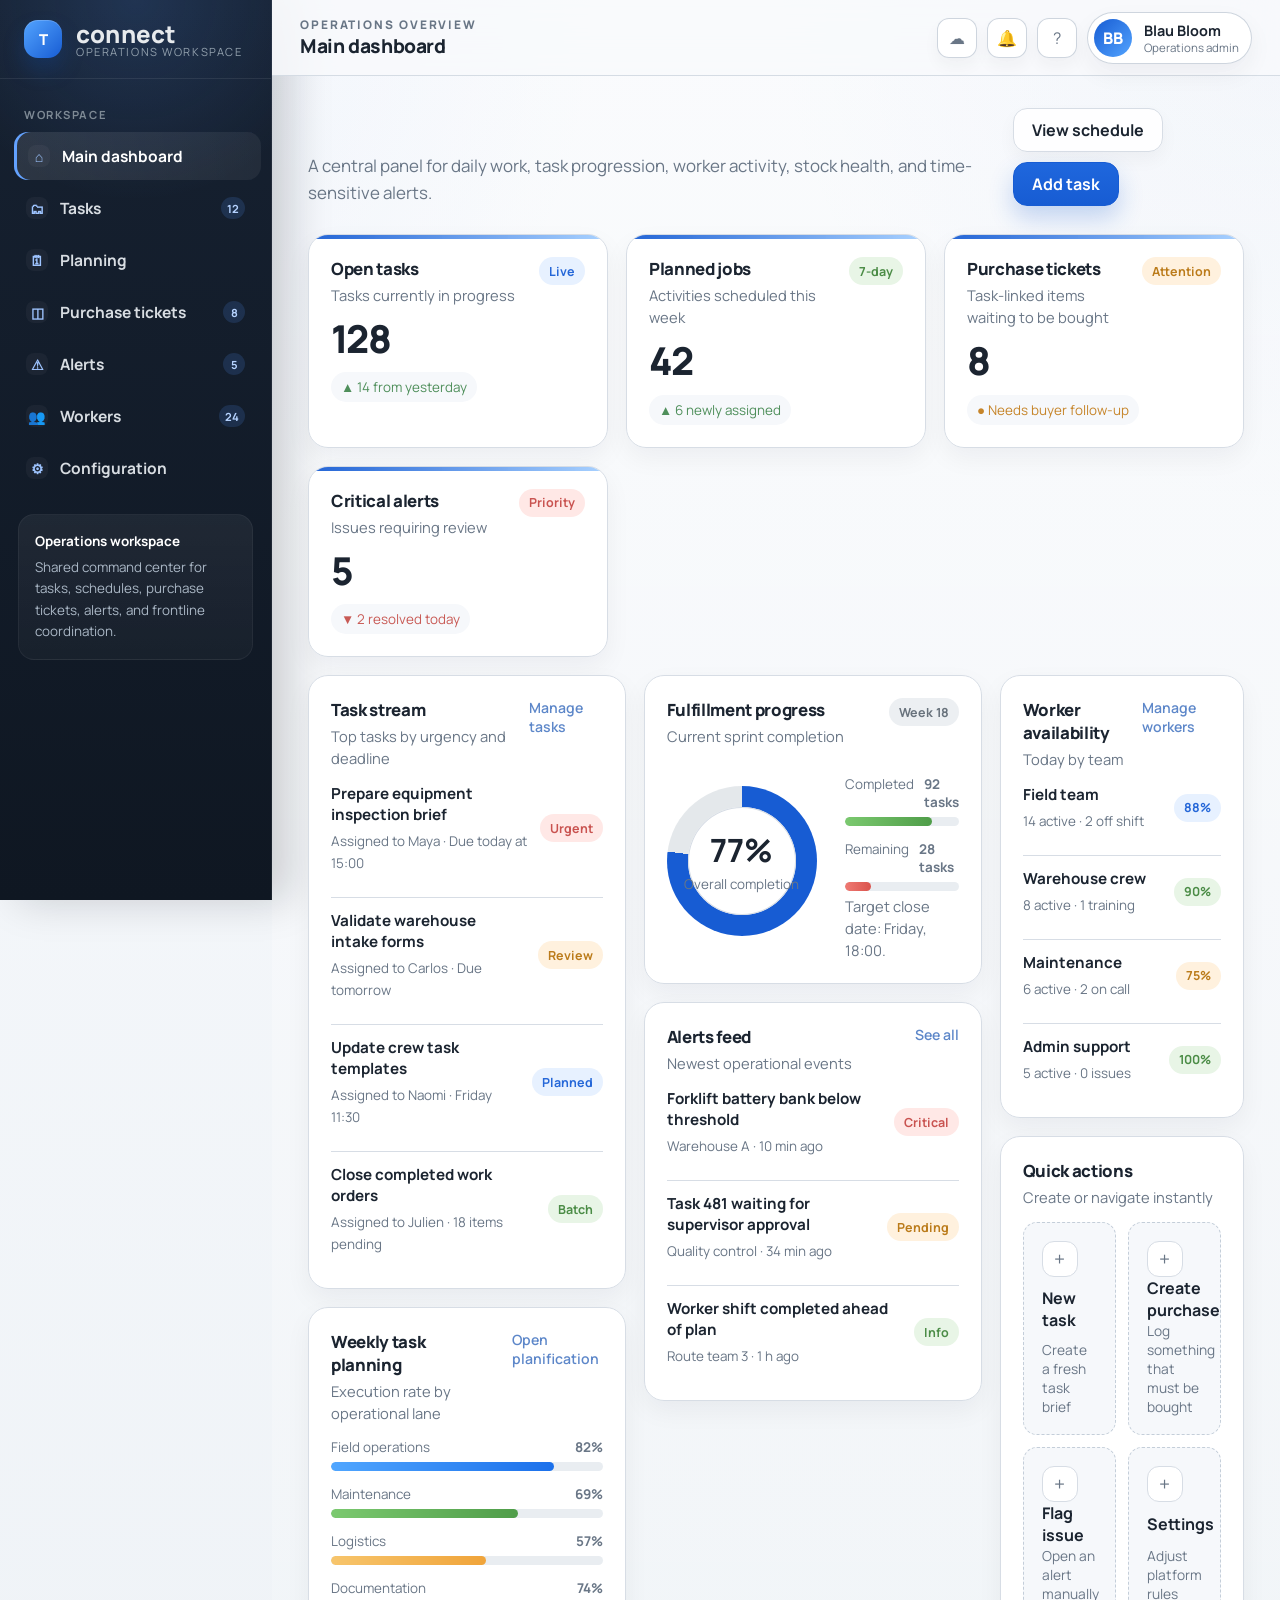
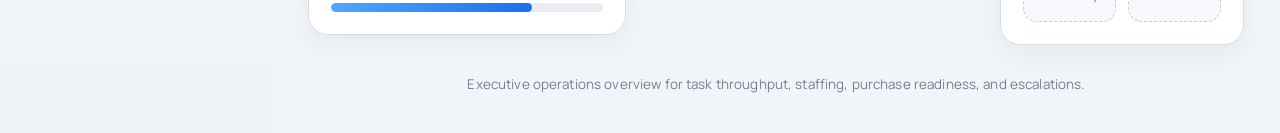
<file: index.html>
<!doctype html>
<html lang="en">
<head>
  <meta charset="utf-8" />
  <meta name="viewport" content="width=device-width, initial-scale=1" />
  <title>Main dashboard — TaskFlow Connect</title>
  <meta name="description" content="TaskFlow Connect static dashboard demo." />
  <link rel="preconnect" href="https://fonts.googleapis.com">
  <link rel="preconnect" href="https://fonts.gstatic.com" crossorigin>
  <link href="https://fonts.googleapis.com/css2?family=Manrope:wght@400;500;600;700;800&display=swap" rel="stylesheet">
  <link rel="stylesheet" href="styles.css" />
</head>
<body>
  <div class="sidebar-scrim" data-sidebar-scrim hidden></div>
  <div class="app-shell">
    <aside class="sidebar">
      <a class="brand" href="index.html">
        <div class="brand-logo">T</div>
        <div class="brand-wordmark"><strong>connect</strong><span>Operations workspace</span></div>
      </a>
      <div class="sidebar-section-title">Workspace</div>
      <ul class="nav-list"><li class="nav-item"><a class="nav-link active" href="index.html"><span class="nav-label"><span class="nav-icon">⌂</span><span>Main dashboard</span></span><span></span></a></li>
<li class="nav-item"><a class="nav-link" href="task-description.html"><span class="nav-label"><span class="nav-icon">🗂</span><span>Tasks</span></span><span class="nav-badge">12</span></a></li>
<li class="nav-item"><a class="nav-link" href="planification.html"><span class="nav-label"><span class="nav-icon">🗓</span><span>Planning</span></span><span></span></a></li>
<li class="nav-item"><a class="nav-link" href="inventory.html"><span class="nav-label"><span class="nav-icon">◫</span><span>Purchase tickets</span></span><span class="nav-badge">8</span></a></li>
<li class="nav-item"><a class="nav-link" href="alerts.html"><span class="nav-label"><span class="nav-icon">⚠</span><span>Alerts</span></span><span class="nav-badge">5</span></a></li>
<li class="nav-item"><a class="nav-link" href="workers.html"><span class="nav-label"><span class="nav-icon">👥</span><span>Workers</span></span><span class="nav-badge">24</span></a></li>
<li class="nav-item"><a class="nav-link" href="configuration.html"><span class="nav-label"><span class="nav-icon">⚙</span><span>Configuration</span></span><span></span></a></li></ul>
      <div class="sidebar-footer">
        <strong>Operations workspace</strong>
        Shared command center for tasks, schedules, purchase tickets, alerts, and frontline coordination.
      </div>
    </aside>

    <div class="main-area">
      <header class="topbar">
        <div class="topbar-left">
          <button class="menu-toggle" type="button" aria-label="Toggle sidebar" data-menu-toggle><span></span><span></span><span></span></button>
          <div>
            <div class="page-kicker">Operations overview</div>
            <div class="page-title-inline">Main dashboard</div>
          </div>
        </div>
        <div class="topbar-right">
          <button class="icon-button" type="button" aria-label="Sync">☁</button>
          <button class="icon-button" type="button" aria-label="Notifications">🔔</button>
          <button class="icon-button" type="button" aria-label="Help">?</button>
          <div class="user-pill">
            <div class="avatar">BB</div>
            <div><strong>Blau Bloom</strong><span>Operations admin</span></div>
          </div>
        </div>
      </header>

      <main class="content">
        <div class="page-header">
          <div>
            <p>A central panel for daily work, task progression, worker activity, stock health, and time-sensitive alerts.</p>
          </div>
          <div class="action-row"><a class="button" href="planification.html">View schedule</a><a class="button button-primary" href="task-description.html">Add task</a></div>
        </div>
        <section class="grid kpi-grid">
      <article class="card kpi-card"><div class="card-inner"><div class="card-header"><div><h2 class="card-title">Open tasks</h2><p class="card-subtitle">Tasks currently in progress</p></div><span class="pill blue">Live</span></div><div class="metric">128</div><span class="delta positive">▲ 14 from yesterday</span></div></article>
      <article class="card kpi-card"><div class="card-inner"><div class="card-header"><div><h2 class="card-title">Planned jobs</h2><p class="card-subtitle">Activities scheduled this week</p></div><span class="pill green">7-day</span></div><div class="metric">42</div><span class="delta positive">▲ 6 newly assigned</span></div></article>
      <article class="card kpi-card"><div class="card-inner"><div class="card-header"><div><h2 class="card-title">Purchase tickets</h2><p class="card-subtitle">Task-linked items waiting to be bought</p></div><span class="pill orange">Attention</span></div><div class="metric">8</div><span class="delta warning">● Needs buyer follow-up</span></div></article>
      <article class="card kpi-card"><div class="card-inner"><div class="card-header"><div><h2 class="card-title">Critical alerts</h2><p class="card-subtitle">Issues requiring review</p></div><span class="pill red">Priority</span></div><div class="metric">5</div><span class="delta negative">▼ 2 resolved today</span></div></article>
    </section>

    <section class="grid dashboard-grid">
      <div class="stack">
        <article class="card"><div class="card-inner"><div class="card-header"><div><h2 class="card-title">Task stream</h2><p class="card-subtitle">Top tasks by urgency and deadline</p></div><a class="muted-link" href="task-description.html">Manage tasks</a></div>
          <ul class="list-clean">
            <li class="task-row"><div class="row-main"><strong>Prepare equipment inspection brief</strong><span>Assigned to Maya · Due today at 15:00</span></div><span class="pill red">Urgent</span></li>
            <li class="task-row"><div class="row-main"><strong>Validate warehouse intake forms</strong><span>Assigned to Carlos · Due tomorrow</span></div><span class="pill orange">Review</span></li>
            <li class="task-row"><div class="row-main"><strong>Update crew task templates</strong><span>Assigned to Naomi · Friday 11:30</span></div><span class="pill blue">Planned</span></li>
            <li class="task-row"><div class="row-main"><strong>Close completed work orders</strong><span>Assigned to Julien · 18 items pending</span></div><span class="pill green">Batch</span></li>
          </ul>
        </div></article>

        <article class="card"><div class="card-inner"><div class="card-header"><div><h2 class="card-title">Weekly task planning</h2><p class="card-subtitle">Execution rate by operational lane</p></div><a class="muted-link" href="planification.html">Open planification</a></div>
          <div class="progress-group"><div class="progress-label"><span>Field operations</span><strong>82%</strong></div><div class="progress"><span style="width:82%"></span></div></div>
          <div class="progress-group"><div class="progress-label"><span>Maintenance</span><strong>69%</strong></div><div class="progress success"><span style="width:69%"></span></div></div>
          <div class="progress-group"><div class="progress-label"><span>Logistics</span><strong>57%</strong></div><div class="progress warning"><span style="width:57%"></span></div></div>
          <div class="progress-group"><div class="progress-label"><span>Documentation</span><strong>74%</strong></div><div class="progress"><span style="width:74%"></span></div></div>
        </div></article>
      </div>

      <div class="stack">
        <article class="card"><div class="card-inner"><div class="card-header"><div><h2 class="card-title">Fulfillment progress</h2><p class="card-subtitle">Current sprint completion</p></div><span class="pill gray">Week 18</span></div>
          <div class="ring-wrap"><div class="ring-box"><div class="ring" style="--percent: 77"></div><div class="ring-value"><strong>77%</strong><span>Overall completion</span></div></div>
            <div>
              <div class="progress-group"><div class="progress-label"><span>Completed</span><strong>92 tasks</strong></div><div class="progress success"><span style="width:77%"></span></div></div>
              <div class="progress-group"><div class="progress-label"><span>Remaining</span><strong>28 tasks</strong></div><div class="progress danger"><span style="width:23%"></span></div></div>
              <p class="card-subtitle">Target close date: Friday, 18:00.</p>
            </div>
          </div>
        </div></article>

        <article class="card"><div class="card-inner"><div class="card-header"><div><h2 class="card-title">Alerts feed</h2><p class="card-subtitle">Newest operational events</p></div><a class="muted-link" href="alerts.html">See all</a></div>
          <ul class="list-clean">
            <li class="alert-row"><div class="row-main"><strong>Forklift battery bank below threshold</strong><span>Warehouse A · 10 min ago</span></div><span class="pill red">Critical</span></li>
            <li class="alert-row"><div class="row-main"><strong>Task 481 waiting for supervisor approval</strong><span>Quality control · 34 min ago</span></div><span class="pill orange">Pending</span></li>
            <li class="alert-row"><div class="row-main"><strong>Worker shift completed ahead of plan</strong><span>Route team 3 · 1 h ago</span></div><span class="pill green">Info</span></li>
          </ul>
        </div></article>
      </div>

      <div class="stack">
        <article class="card"><div class="card-inner"><div class="card-header"><div><h2 class="card-title">Worker availability</h2><p class="card-subtitle">Today by team</p></div><a class="muted-link" href="workers.html">Manage workers</a></div>
          <ul class="list-clean">
            <li class="worker-row"><div class="row-main"><strong>Field team</strong><span>14 active · 2 off shift</span></div><span class="pill blue">88%</span></li>
            <li class="worker-row"><div class="row-main"><strong>Warehouse crew</strong><span>8 active · 1 training</span></div><span class="pill green">90%</span></li>
            <li class="worker-row"><div class="row-main"><strong>Maintenance</strong><span>6 active · 2 on call</span></div><span class="pill orange">75%</span></li>
            <li class="worker-row"><div class="row-main"><strong>Admin support</strong><span>5 active · 0 issues</span></div><span class="pill green">100%</span></li>
          </ul>
        </div></article>

        <article class="card"><div class="card-inner"><div class="card-header"><div><h2 class="card-title">Quick actions</h2><p class="card-subtitle">Create or navigate instantly</p></div></div>
          <div class="quick-actions">
            <a class="quick-tile" href="task-description.html"><div class="quick-plus">+</div><strong>New task</strong><span>Create a fresh task brief</span></a>
            <a class="quick-tile" href="inventory.html"><div class="quick-plus">+</div><strong>Create purchase</strong><span>Log something that must be bought</span></a>
            <a class="quick-tile" href="alerts.html"><div class="quick-plus">+</div><strong>Flag issue</strong><span>Open an alert manually</span></a>
            <a class="quick-tile" href="configuration.html"><div class="quick-plus">+</div><strong>Settings</strong><span>Adjust platform rules</span></a>
          </div>
        </div></article>
      </div>
    </section>
        <div class="footer-note">Executive operations overview for task throughput, staffing, purchase readiness, and escalations.</div>
      </main>
    </div>
  </div>
  <script src="script.js"></script>
</body>
</html>
</file>
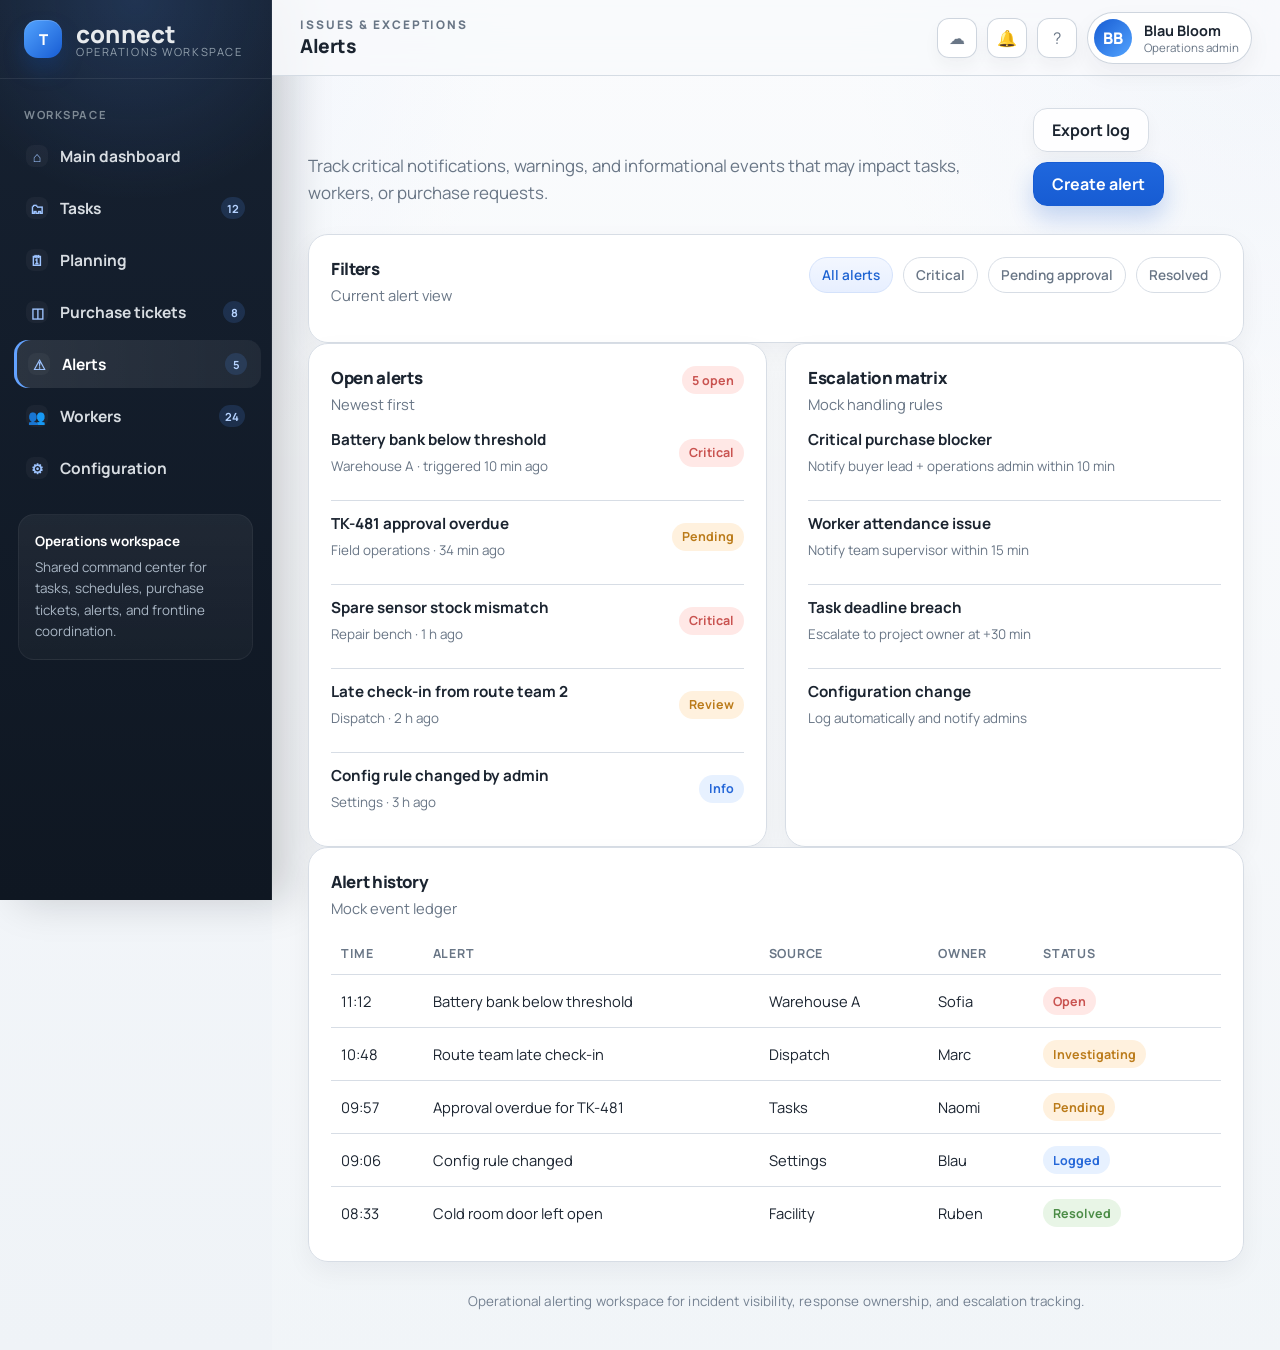
<file: alerts.html>
<!doctype html>
<html lang="en">
<head>
  <meta charset="utf-8" />
  <meta name="viewport" content="width=device-width, initial-scale=1" />
  <title>Alerts — TaskFlow Connect</title>
  <meta name="description" content="TaskFlow Connect static dashboard demo." />
  <link rel="preconnect" href="https://fonts.googleapis.com">
  <link rel="preconnect" href="https://fonts.gstatic.com" crossorigin>
  <link href="https://fonts.googleapis.com/css2?family=Manrope:wght@400;500;600;700;800&display=swap" rel="stylesheet">
  <link rel="stylesheet" href="styles.css" />
</head>
<body>
  <div class="sidebar-scrim" data-sidebar-scrim hidden></div>
  <div class="app-shell">
    <aside class="sidebar">
      <a class="brand" href="index.html">
        <div class="brand-logo">T</div>
        <div class="brand-wordmark"><strong>connect</strong><span>Operations workspace</span></div>
      </a>
      <div class="sidebar-section-title">Workspace</div>
      <ul class="nav-list"><li class="nav-item"><a class="nav-link" href="index.html"><span class="nav-label"><span class="nav-icon">⌂</span><span>Main dashboard</span></span><span></span></a></li>
<li class="nav-item"><a class="nav-link" href="task-description.html"><span class="nav-label"><span class="nav-icon">🗂</span><span>Tasks</span></span><span class="nav-badge">12</span></a></li>
<li class="nav-item"><a class="nav-link" href="planification.html"><span class="nav-label"><span class="nav-icon">🗓</span><span>Planning</span></span><span></span></a></li>
<li class="nav-item"><a class="nav-link" href="inventory.html"><span class="nav-label"><span class="nav-icon">◫</span><span>Purchase tickets</span></span><span class="nav-badge">8</span></a></li>
<li class="nav-item"><a class="nav-link active" href="alerts.html"><span class="nav-label"><span class="nav-icon">⚠</span><span>Alerts</span></span><span class="nav-badge">5</span></a></li>
<li class="nav-item"><a class="nav-link" href="workers.html"><span class="nav-label"><span class="nav-icon">👥</span><span>Workers</span></span><span class="nav-badge">24</span></a></li>
<li class="nav-item"><a class="nav-link" href="configuration.html"><span class="nav-label"><span class="nav-icon">⚙</span><span>Configuration</span></span><span></span></a></li></ul>
      <div class="sidebar-footer">
        <strong>Operations workspace</strong>
        Shared command center for tasks, schedules, purchase tickets, alerts, and frontline coordination.
      </div>
    </aside>

    <div class="main-area">
      <header class="topbar">
        <div class="topbar-left">
          <button class="menu-toggle" type="button" aria-label="Toggle sidebar" data-menu-toggle><span></span><span></span><span></span></button>
          <div>
            <div class="page-kicker">Issues & exceptions</div>
            <div class="page-title-inline">Alerts</div>
          </div>
        </div>
        <div class="topbar-right">
          <button class="icon-button" type="button" aria-label="Sync">☁</button>
          <button class="icon-button" type="button" aria-label="Notifications">🔔</button>
          <button class="icon-button" type="button" aria-label="Help">?</button>
          <div class="user-pill">
            <div class="avatar">BB</div>
            <div><strong>Blau Bloom</strong><span>Operations admin</span></div>
          </div>
        </div>
      </header>

      <main class="content">
        <div class="page-header">
          <div>
            <p>Track critical notifications, warnings, and informational events that may impact tasks, workers, or purchase requests.</p>
          </div>
          <div class="action-row"><button class="button">Export log</button><button class="button button-primary">Create alert</button></div>
        </div>
        <section class="card"><div class="card-inner"><div class="card-header"><div><h2 class="card-title">Filters</h2><p class="card-subtitle">Current alert view</p></div><div class="filter-row"><span class="filter-chip active">All alerts</span><span class="filter-chip">Critical</span><span class="filter-chip">Pending approval</span><span class="filter-chip">Resolved</span></div></div></div></section>
    <section class="grid alerts-grid">
      <article class="card"><div class="card-inner"><div class="card-header"><div><h2 class="card-title">Open alerts</h2><p class="card-subtitle">Newest first</p></div><span class="pill red">5 open</span></div>
        <ul class="list-clean">
          <li class="alert-row"><div class="row-main"><strong>Battery bank below threshold</strong><span>Warehouse A · triggered 10 min ago</span></div><span class="pill red">Critical</span></li>
          <li class="alert-row"><div class="row-main"><strong>TK-481 approval overdue</strong><span>Field operations · 34 min ago</span></div><span class="pill orange">Pending</span></li>
          <li class="alert-row"><div class="row-main"><strong>Spare sensor stock mismatch</strong><span>Repair bench · 1 h ago</span></div><span class="pill red">Critical</span></li>
          <li class="alert-row"><div class="row-main"><strong>Late check-in from route team 2</strong><span>Dispatch · 2 h ago</span></div><span class="pill orange">Review</span></li>
          <li class="alert-row"><div class="row-main"><strong>Config rule changed by admin</strong><span>Settings · 3 h ago</span></div><span class="pill blue">Info</span></li>
        </ul>
      </div></article>
      <article class="card"><div class="card-inner"><div class="card-header"><div><h2 class="card-title">Escalation matrix</h2><p class="card-subtitle">Mock handling rules</p></div></div>
        <ul class="list-clean">
          <li class="event-row"><div class="row-main"><strong>Critical purchase blocker</strong><span>Notify buyer lead + operations admin within 10 min</span></div></li>
          <li class="event-row"><div class="row-main"><strong>Worker attendance issue</strong><span>Notify team supervisor within 15 min</span></div></li>
          <li class="event-row"><div class="row-main"><strong>Task deadline breach</strong><span>Escalate to project owner at +30 min</span></div></li>
          <li class="event-row"><div class="row-main"><strong>Configuration change</strong><span>Log automatically and notify admins</span></div></li>
        </ul>
      </div></article>
    </section>

    <section class="card"><div class="card-inner"><div class="card-header"><div><h2 class="card-title">Alert history</h2><p class="card-subtitle">Mock event ledger</p></div></div>
      <div class="table-wrap"><table class="table"><thead><tr><th>Time</th><th>Alert</th><th>Source</th><th>Owner</th><th>Status</th></tr></thead><tbody>
      <tr><td>11:12</td><td>Battery bank below threshold</td><td>Warehouse A</td><td>Sofia</td><td><span class="pill red">Open</span></td></tr>
      <tr><td>10:48</td><td>Route team late check-in</td><td>Dispatch</td><td>Marc</td><td><span class="pill orange">Investigating</span></td></tr>
      <tr><td>09:57</td><td>Approval overdue for TK-481</td><td>Tasks</td><td>Naomi</td><td><span class="pill orange">Pending</span></td></tr>
      <tr><td>09:06</td><td>Config rule changed</td><td>Settings</td><td>Blau</td><td><span class="pill blue">Logged</span></td></tr>
      <tr><td>08:33</td><td>Cold room door left open</td><td>Facility</td><td>Ruben</td><td><span class="pill green">Resolved</span></td></tr>
      </tbody></table></div>
    </div></section>
        <div class="footer-note">Operational alerting workspace for incident visibility, response ownership, and escalation tracking.</div>
      </main>
    </div>
  </div>
  <script src="script.js"></script>
</body>
</html>
</file>
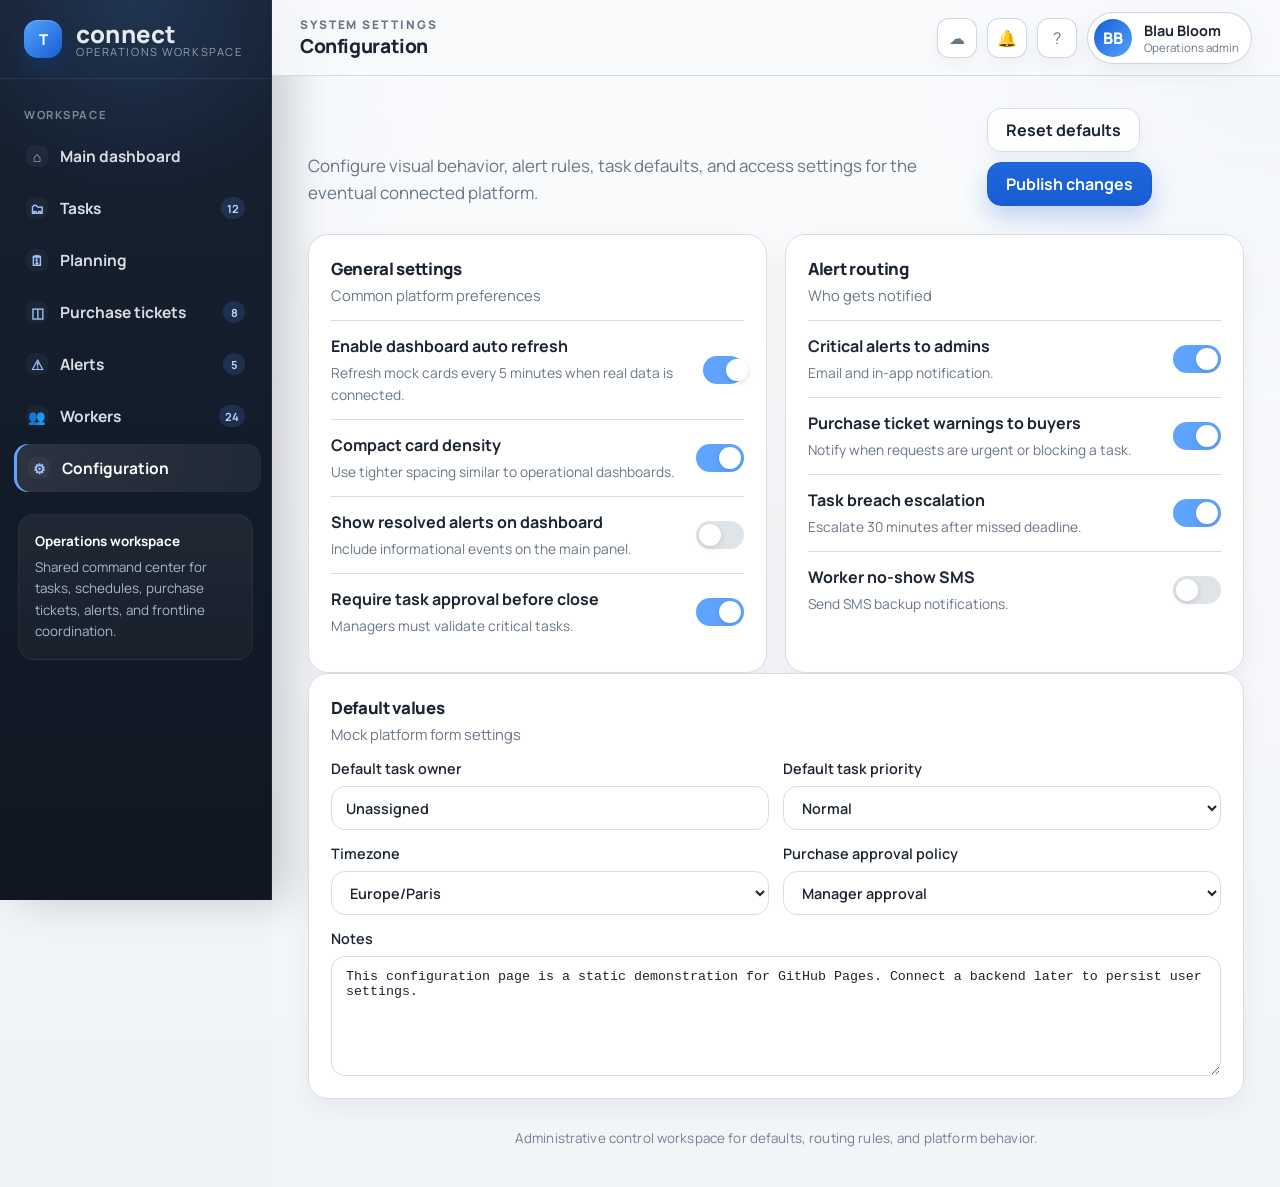
<file: configuration.html>
<!doctype html>
<html lang="en">
<head>
  <meta charset="utf-8" />
  <meta name="viewport" content="width=device-width, initial-scale=1" />
  <title>Configuration — TaskFlow Connect</title>
  <meta name="description" content="TaskFlow Connect static dashboard demo." />
  <link rel="preconnect" href="https://fonts.googleapis.com">
  <link rel="preconnect" href="https://fonts.gstatic.com" crossorigin>
  <link href="https://fonts.googleapis.com/css2?family=Manrope:wght@400;500;600;700;800&display=swap" rel="stylesheet">
  <link rel="stylesheet" href="styles.css" />
</head>
<body>
  <div class="sidebar-scrim" data-sidebar-scrim hidden></div>
  <div class="app-shell">
    <aside class="sidebar">
      <a class="brand" href="index.html">
        <div class="brand-logo">T</div>
        <div class="brand-wordmark"><strong>connect</strong><span>Operations workspace</span></div>
      </a>
      <div class="sidebar-section-title">Workspace</div>
      <ul class="nav-list"><li class="nav-item"><a class="nav-link" href="index.html"><span class="nav-label"><span class="nav-icon">⌂</span><span>Main dashboard</span></span><span></span></a></li>
<li class="nav-item"><a class="nav-link" href="task-description.html"><span class="nav-label"><span class="nav-icon">🗂</span><span>Tasks</span></span><span class="nav-badge">12</span></a></li>
<li class="nav-item"><a class="nav-link" href="planification.html"><span class="nav-label"><span class="nav-icon">🗓</span><span>Planning</span></span><span></span></a></li>
<li class="nav-item"><a class="nav-link" href="inventory.html"><span class="nav-label"><span class="nav-icon">◫</span><span>Purchase tickets</span></span><span class="nav-badge">8</span></a></li>
<li class="nav-item"><a class="nav-link" href="alerts.html"><span class="nav-label"><span class="nav-icon">⚠</span><span>Alerts</span></span><span class="nav-badge">5</span></a></li>
<li class="nav-item"><a class="nav-link" href="workers.html"><span class="nav-label"><span class="nav-icon">👥</span><span>Workers</span></span><span class="nav-badge">24</span></a></li>
<li class="nav-item"><a class="nav-link active" href="configuration.html"><span class="nav-label"><span class="nav-icon">⚙</span><span>Configuration</span></span><span></span></a></li></ul>
      <div class="sidebar-footer">
        <strong>Operations workspace</strong>
        Shared command center for tasks, schedules, purchase tickets, alerts, and frontline coordination.
      </div>
    </aside>

    <div class="main-area">
      <header class="topbar">
        <div class="topbar-left">
          <button class="menu-toggle" type="button" aria-label="Toggle sidebar" data-menu-toggle><span></span><span></span><span></span></button>
          <div>
            <div class="page-kicker">System settings</div>
            <div class="page-title-inline">Configuration</div>
          </div>
        </div>
        <div class="topbar-right">
          <button class="icon-button" type="button" aria-label="Sync">☁</button>
          <button class="icon-button" type="button" aria-label="Notifications">🔔</button>
          <button class="icon-button" type="button" aria-label="Help">?</button>
          <div class="user-pill">
            <div class="avatar">BB</div>
            <div><strong>Blau Bloom</strong><span>Operations admin</span></div>
          </div>
        </div>
      </header>

      <main class="content">
        <div class="page-header">
          <div>
            <p>Configure visual behavior, alert rules, task defaults, and access settings for the eventual connected platform.</p>
          </div>
          <div class="action-row"><button class="button">Reset defaults</button><button class="button button-primary">Publish changes</button></div>
        </div>
        <section class="grid settings-grid">
      <article class="card"><div class="card-inner"><div class="card-header"><div><h2 class="card-title">General settings</h2><p class="card-subtitle">Common platform preferences</p></div></div>
        <div class="setting-row"><div class="setting-copy"><strong>Enable dashboard auto refresh</strong><span>Refresh mock cards every 5 minutes when real data is connected.</span></div><div class="toggle on"></div></div>
        <div class="setting-row"><div class="setting-copy"><strong>Compact card density</strong><span>Use tighter spacing similar to operational dashboards.</span></div><div class="toggle on"></div></div>
        <div class="setting-row"><div class="setting-copy"><strong>Show resolved alerts on dashboard</strong><span>Include informational events on the main panel.</span></div><div class="toggle"></div></div>
        <div class="setting-row"><div class="setting-copy"><strong>Require task approval before close</strong><span>Managers must validate critical tasks.</span></div><div class="toggle on"></div></div>
      </div></article>
      <article class="card"><div class="card-inner"><div class="card-header"><div><h2 class="card-title">Alert routing</h2><p class="card-subtitle">Who gets notified</p></div></div>
        <div class="setting-row"><div class="setting-copy"><strong>Critical alerts to admins</strong><span>Email and in-app notification.</span></div><div class="toggle on"></div></div>
        <div class="setting-row"><div class="setting-copy"><strong>Purchase ticket warnings to buyers</strong><span>Notify when requests are urgent or blocking a task.</span></div><div class="toggle on"></div></div>
        <div class="setting-row"><div class="setting-copy"><strong>Task breach escalation</strong><span>Escalate 30 minutes after missed deadline.</span></div><div class="toggle on"></div></div>
        <div class="setting-row"><div class="setting-copy"><strong>Worker no-show SMS</strong><span>Send SMS backup notifications.</span></div><div class="toggle"></div></div>
      </div></article>
    </section>

    <section class="card"><div class="card-inner"><div class="card-header"><div><h2 class="card-title">Default values</h2><p class="card-subtitle">Mock platform form settings</p></div></div>
      <div class="form-grid">
        <label class="form-field"><span>Default task owner</span><input class="text-input" value="Unassigned" /></label>
        <label class="form-field"><span>Default task priority</span><select class="select-input"><option>Normal</option><option>Urgent</option><option>Low</option></select></label>
        <label class="form-field"><span>Timezone</span><select class="select-input"><option>Europe/Paris</option><option>UTC</option><option>America/New_York</option></select></label>
        <label class="form-field"><span>Purchase approval policy</span><select class="select-input"><option>Manager approval</option><option>Auto-approve low cost</option></select></label>
        <label class="form-field full-span"><span>Notes</span><textarea class="text-input">This configuration page is a static demonstration for GitHub Pages. Connect a backend later to persist user settings.</textarea></label>
      </div>
    </div></section>
        <div class="footer-note">Administrative control workspace for defaults, routing rules, and platform behavior.</div>
      </main>
    </div>
  </div>
  <script src="script.js"></script>
</body>
</html>
</file>
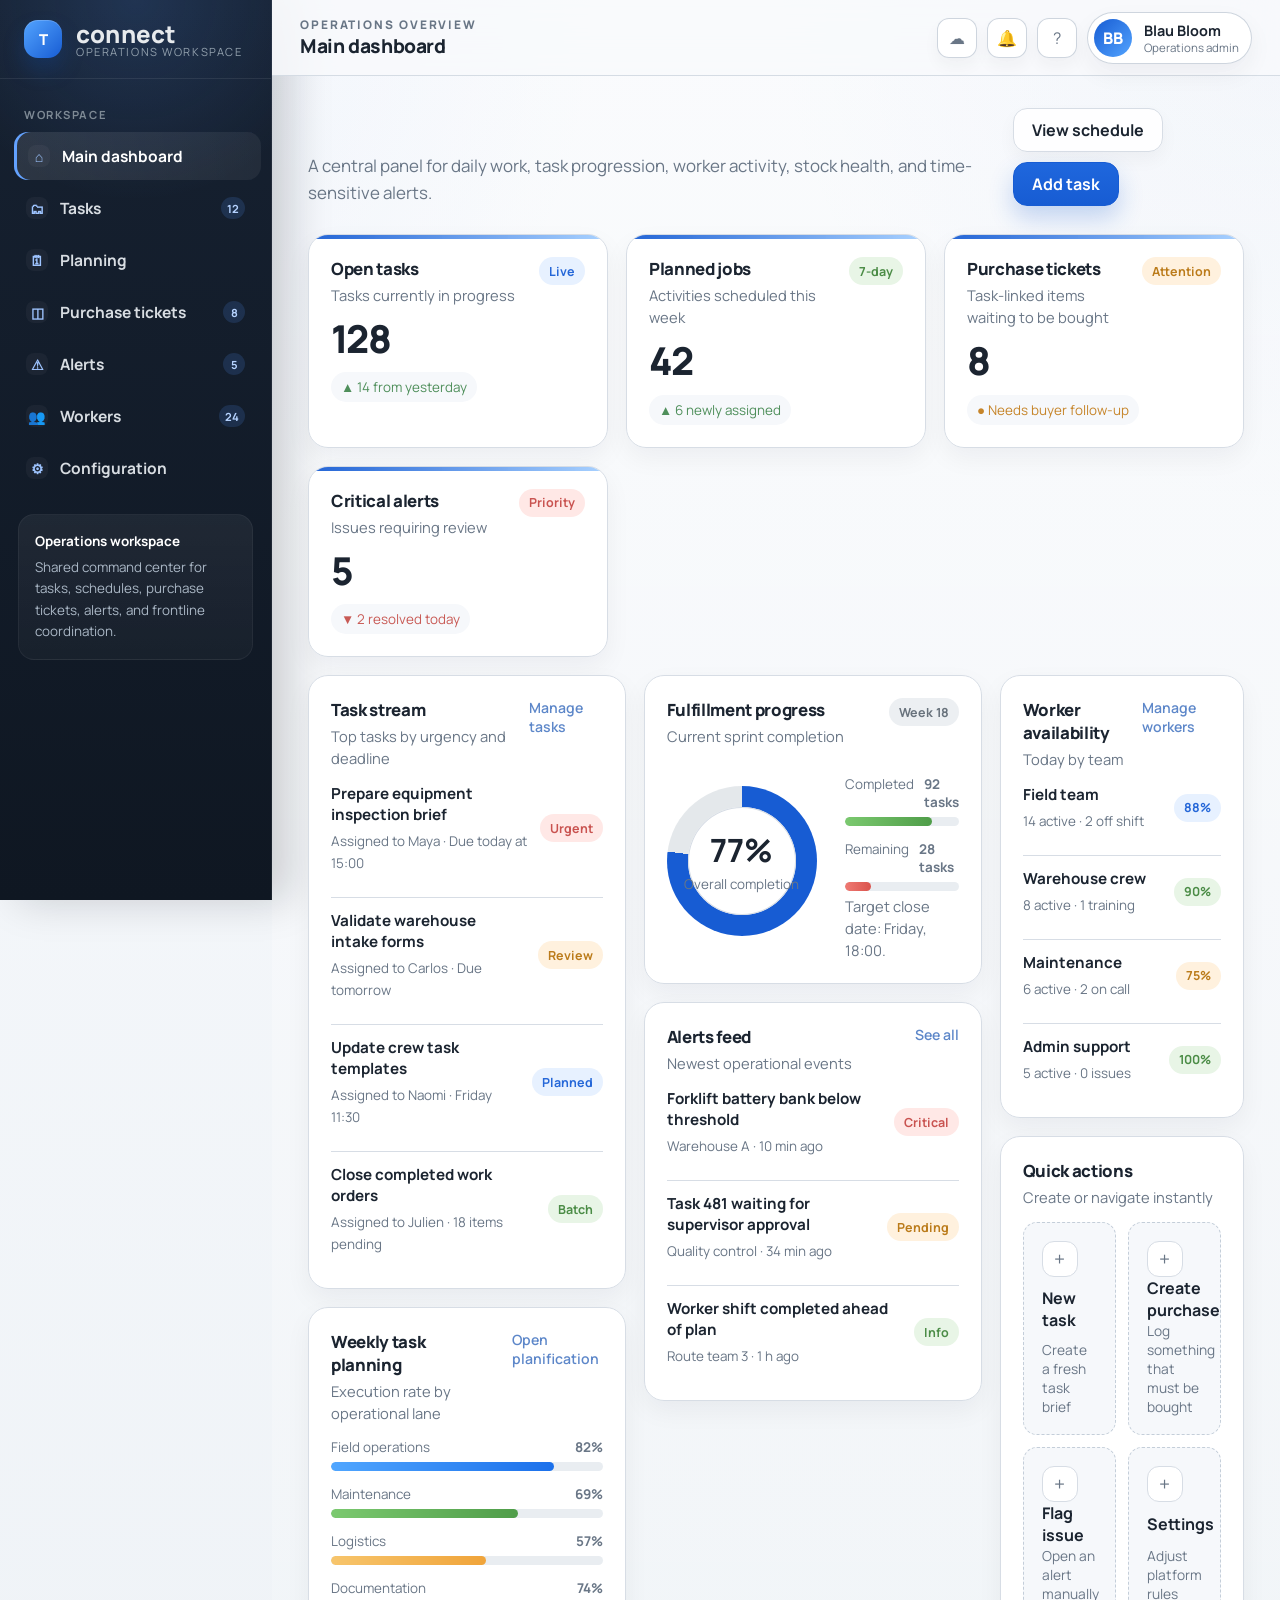
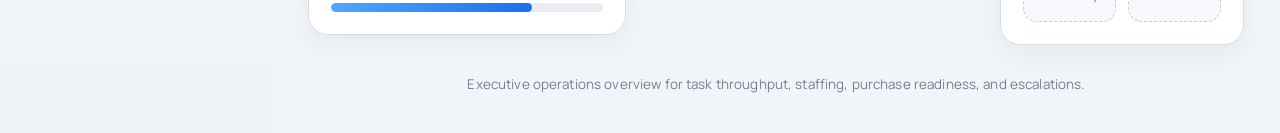
<file: dashboard.html>
<!DOCTYPE html>
<html lang="en">
<head>
  <meta charset="UTF-8" />
  <meta name="viewport" content="width=device-width, initial-scale=1.0" />
  <title>User Dashboard</title>
  <link rel="stylesheet" href="dashboard.css" />
  <script src="dashboard.js" defer></script>
</head>
<body>
  <div class="app">
    <aside class="sidebar">
      <h2>My App</h2>

      <nav>
        <a href="#" class="active">Dashboard</a>
        <a href="#" id="profileBtn">Profile</a>
        <a href="#" id="settingsBtn">Settings</a>
        <a href="#" id="logoutBtn">Logout</a>
      </nav>
    </aside>

    <main class="main-content">
      <header class="topbar">
        <div>
          <h1>Welcome, <span id="usernameText">User</span></h1>
          <p>You are now logged in.</p>
        </div>

        <button id="logoutTopBtn" class="logout-button">Logout</button>
      </header>

      <section class="cards">
        <div class="card">
          <h3>Status</h3>
          <p>Active</p>
        </div>

        <div class="card">
          <h3>Messages</h3>
          <p>0 new</p>
        </div>

        <div class="card">
          <h3>Account</h3>
          <p>Standard User</p>
        </div>
      </section>

      <section class="panel">
        <h2>User Area</h2>
        <p>This is your main GUI after login. You can add more buttons, forms, tables, or pages here.</p>

        <div class="actions">
          <button id="viewProfileBtn">View Profile</button>
          <button id="openSettingsBtn">Open Settings</button>
        </div>
      </section>
    </main>
  </div>
</body>
</html>
</file>
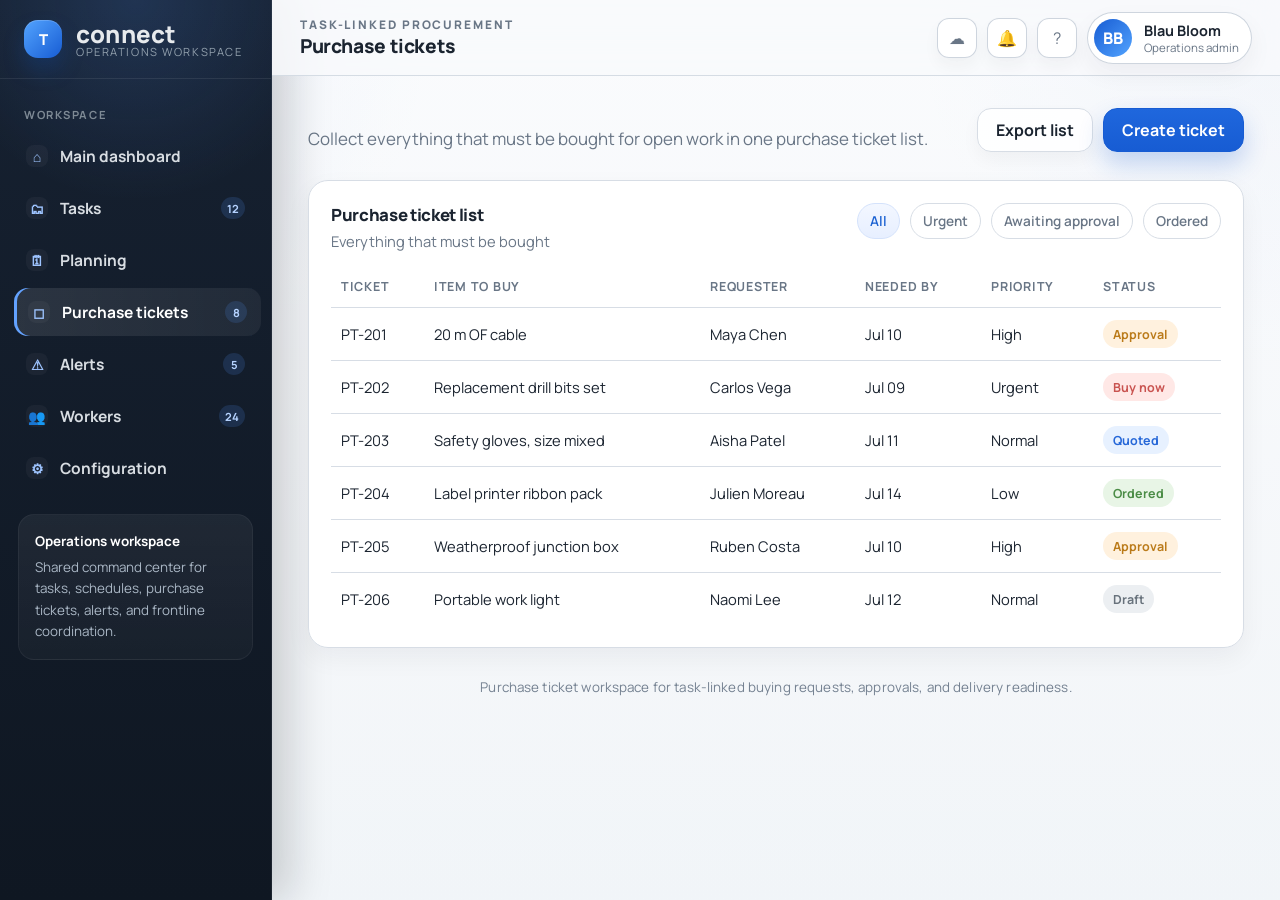
<file: inventory.html>
<!doctype html>
<html lang="en">
<head>
  <meta charset="utf-8" />
  <meta name="viewport" content="width=device-width, initial-scale=1" />
  <title>Purchase Tickets - TaskFlow Connect</title>
  <meta name="description" content="TaskFlow Connect static dashboard demo." />
  <link rel="preconnect" href="https://fonts.googleapis.com">
  <link rel="preconnect" href="https://fonts.gstatic.com" crossorigin>
  <link href="https://fonts.googleapis.com/css2?family=Manrope:wght@400;500;600;700;800&display=swap" rel="stylesheet">
  <link rel="stylesheet" href="styles.css" />
</head>
<body>
  <div class="sidebar-scrim" data-sidebar-scrim hidden></div>
  <div class="app-shell">
    <aside class="sidebar">
      <a class="brand" href="index.html">
        <div class="brand-logo">T</div>
        <div class="brand-wordmark"><strong>connect</strong><span>Operations workspace</span></div>
      </a>
      <div class="sidebar-section-title">Workspace</div>
      <ul class="nav-list"><li class="nav-item"><a class="nav-link" href="index.html"><span class="nav-label"><span class="nav-icon">&#8962;</span><span>Main dashboard</span></span><span></span></a></li>
<li class="nav-item"><a class="nav-link" href="task-description.html"><span class="nav-label"><span class="nav-icon">&#128450;</span><span>Tasks</span></span><span class="nav-badge">12</span></a></li>
<li class="nav-item"><a class="nav-link" href="planification.html"><span class="nav-label"><span class="nav-icon">&#128467;</span><span>Planning</span></span><span></span></a></li>
<li class="nav-item"><a class="nav-link active" href="inventory.html"><span class="nav-label"><span class="nav-icon">&#9723;</span><span>Purchase tickets</span></span><span class="nav-badge">8</span></a></li>
<li class="nav-item"><a class="nav-link" href="alerts.html"><span class="nav-label"><span class="nav-icon">&#9888;</span><span>Alerts</span></span><span class="nav-badge">5</span></a></li>
<li class="nav-item"><a class="nav-link" href="workers.html"><span class="nav-label"><span class="nav-icon">&#128101;</span><span>Workers</span></span><span class="nav-badge">24</span></a></li>
<li class="nav-item"><a class="nav-link" href="configuration.html"><span class="nav-label"><span class="nav-icon">&#9881;</span><span>Configuration</span></span><span></span></a></li></ul>
      <div class="sidebar-footer">
        <strong>Operations workspace</strong>
        Shared command center for tasks, schedules, purchase tickets, alerts, and frontline coordination.
      </div>
    </aside>

    <div class="main-area">
      <header class="topbar">
        <div class="topbar-left">
          <button class="menu-toggle" type="button" aria-label="Toggle sidebar" data-menu-toggle><span></span><span></span><span></span></button>
          <div>
            <div class="page-kicker">Task-linked procurement</div>
            <div class="page-title-inline">Purchase tickets</div>
          </div>
        </div>
        <div class="topbar-right">
          <button class="icon-button" type="button" aria-label="Sync">&#9729;</button>
          <button class="icon-button" type="button" aria-label="Notifications">&#128276;</button>
          <button class="icon-button" type="button" aria-label="Help">?</button>
          <div class="user-pill">
            <div class="avatar">BB</div>
            <div><strong>Blau Bloom</strong><span>Operations admin</span></div>
          </div>
        </div>
      </header>

      <main class="content">
        <div class="page-header">
          <div>
            <p>Collect everything that must be bought for open work in one purchase ticket list.</p>
          </div>
          <div class="action-row"><button class="button">Export list</button><button class="button button-primary">Create ticket</button></div>
        </div>
        <section class="card"><div class="card-inner"><div class="card-header"><div><h2 class="card-title">Purchase ticket list</h2><p class="card-subtitle">Everything that must be bought</p></div><div class="filter-row"><span class="filter-chip active">All</span><span class="filter-chip">Urgent</span><span class="filter-chip">Awaiting approval</span><span class="filter-chip">Ordered</span></div></div>
          <div class="table-wrap"><table class="table"><thead><tr><th>Ticket</th><th>Item to buy</th><th>Requester</th><th>Needed by</th><th>Priority</th><th>Status</th></tr></thead><tbody>
            <tr><td>PT-201</td><td>20 m OF cable</td><td>Maya Chen</td><td>Jul 10</td><td>High</td><td><span class="pill orange">Approval</span></td></tr>
            <tr><td>PT-202</td><td>Replacement drill bits set</td><td>Carlos Vega</td><td>Jul 09</td><td>Urgent</td><td><span class="pill red">Buy now</span></td></tr>
            <tr><td>PT-203</td><td>Safety gloves, size mixed</td><td>Aisha Patel</td><td>Jul 11</td><td>Normal</td><td><span class="pill blue">Quoted</span></td></tr>
            <tr><td>PT-204</td><td>Label printer ribbon pack</td><td>Julien Moreau</td><td>Jul 14</td><td>Low</td><td><span class="pill green">Ordered</span></td></tr>
            <tr><td>PT-205</td><td>Weatherproof junction box</td><td>Ruben Costa</td><td>Jul 10</td><td>High</td><td><span class="pill orange">Approval</span></td></tr>
            <tr><td>PT-206</td><td>Portable work light</td><td>Naomi Lee</td><td>Jul 12</td><td>Normal</td><td><span class="pill gray">Draft</span></td></tr>
          </tbody></table></div>
        </div></section>
        <div class="footer-note">Purchase ticket workspace for task-linked buying requests, approvals, and delivery readiness.</div>
      </main>
    </div>
  </div>
  <script src="script.js"></script>
</body>
</html>
</file>
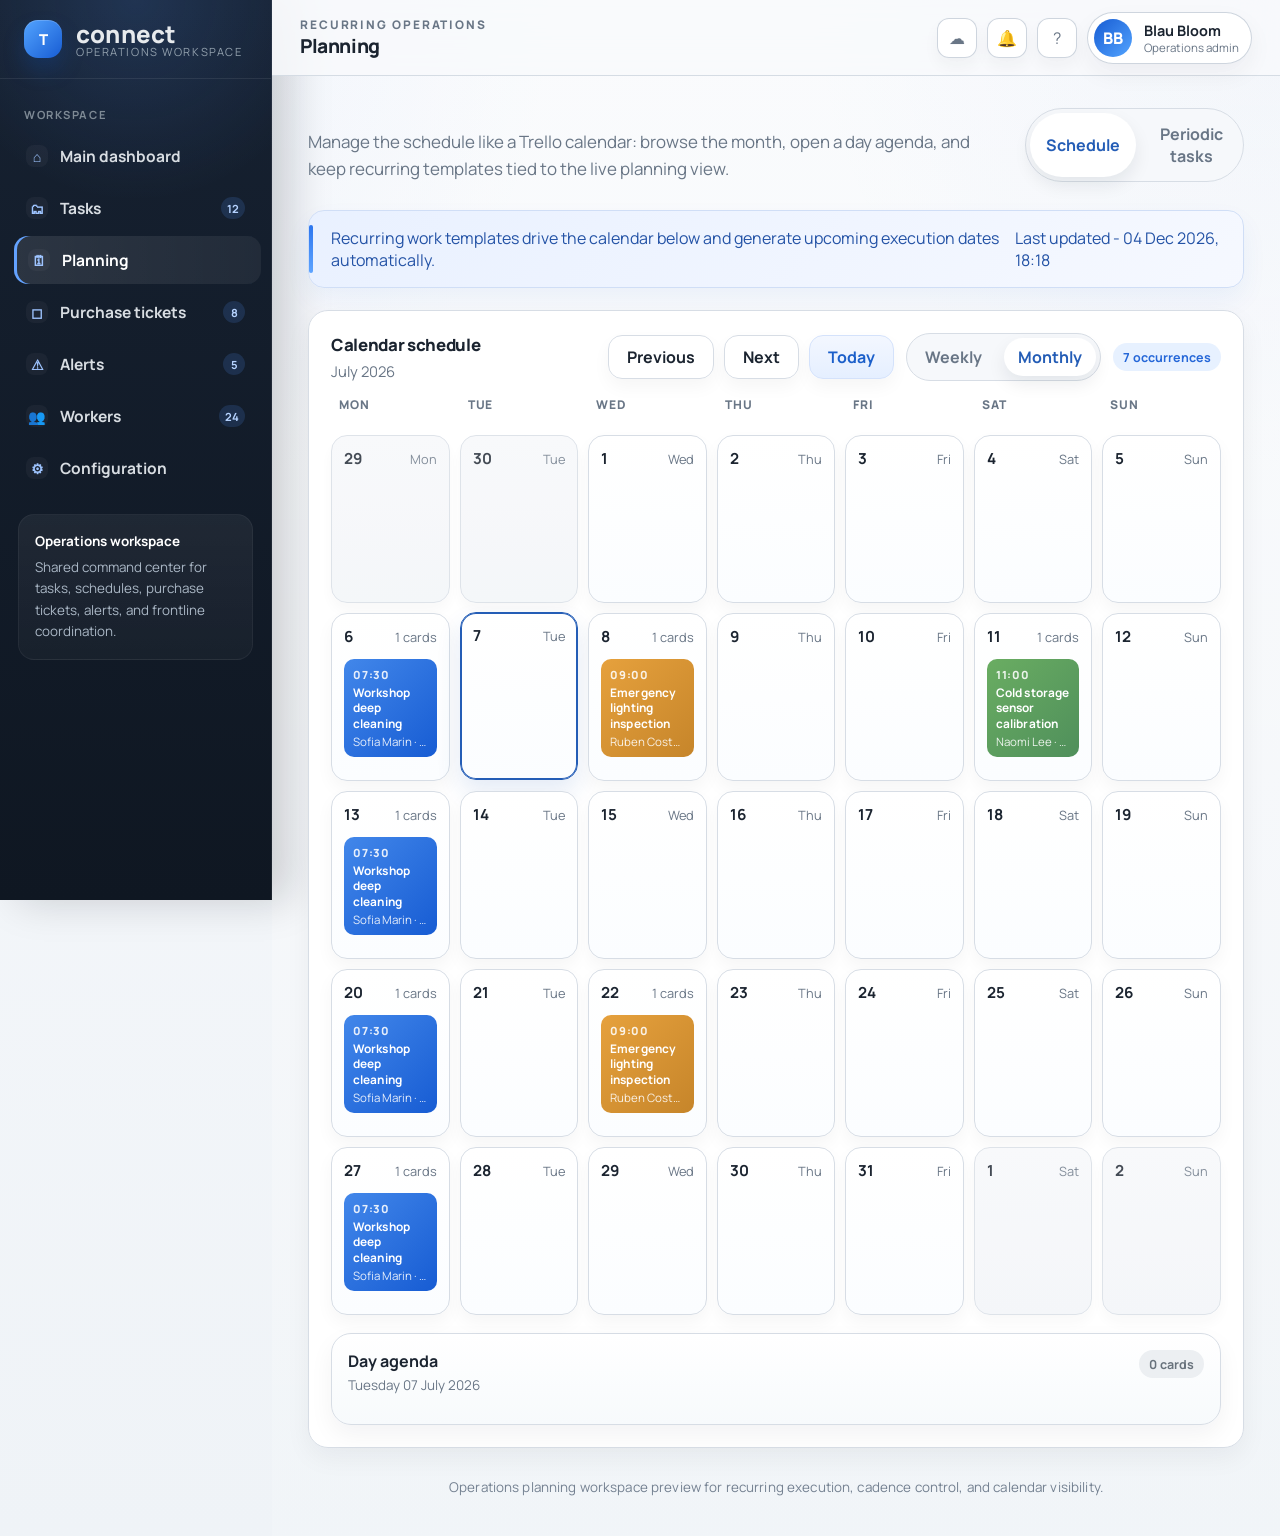
<file: planification.html>
<!doctype html>
<html lang="en">
<head>
  <meta charset="utf-8" />
  <meta name="viewport" content="width=device-width, initial-scale=1" />
  <title>Planning - TaskFlow Connect</title>
  <meta name="description" content="TaskFlow Connect recurring task planning demo." />
  <link rel="preconnect" href="https://fonts.googleapis.com">
  <link rel="preconnect" href="https://fonts.gstatic.com" crossorigin>
  <link href="https://fonts.googleapis.com/css2?family=Manrope:wght@400;500;600;700;800&display=swap" rel="stylesheet">
  <link rel="stylesheet" href="styles.css" />
</head>
<body>
  <div class="sidebar-scrim" data-sidebar-scrim hidden></div>
  <div class="app-shell">
    <aside class="sidebar">
      <a class="brand" href="index.html">
        <div class="brand-logo">T</div>
        <div class="brand-wordmark"><strong>connect</strong><span>Operations workspace</span></div>
      </a>
      <div class="sidebar-section-title">Workspace</div>
      <ul class="nav-list">
        <li class="nav-item"><a class="nav-link" href="index.html"><span class="nav-label"><span class="nav-icon">&#8962;</span><span>Main dashboard</span></span><span></span></a></li>
        <li class="nav-item"><a class="nav-link" href="task-description.html"><span class="nav-label"><span class="nav-icon">&#128450;</span><span>Tasks</span></span><span class="nav-badge">12</span></a></li>
        <li class="nav-item"><a class="nav-link active" href="planification.html"><span class="nav-label"><span class="nav-icon">&#128467;</span><span>Planning</span></span><span></span></a></li>
        <li class="nav-item"><a class="nav-link" href="inventory.html"><span class="nav-label"><span class="nav-icon">&#9723;</span><span>Purchase tickets</span></span><span class="nav-badge">8</span></a></li>
        <li class="nav-item"><a class="nav-link" href="alerts.html"><span class="nav-label"><span class="nav-icon">&#9888;</span><span>Alerts</span></span><span class="nav-badge">5</span></a></li>
        <li class="nav-item"><a class="nav-link" href="workers.html"><span class="nav-label"><span class="nav-icon">&#128101;</span><span>Workers</span></span><span class="nav-badge">24</span></a></li>
        <li class="nav-item"><a class="nav-link" href="configuration.html"><span class="nav-label"><span class="nav-icon">&#9881;</span><span>Configuration</span></span><span></span></a></li>
      </ul>
      <div class="sidebar-footer">
        <strong>Operations workspace</strong>
        Shared command center for tasks, schedules, purchase tickets, alerts, and frontline coordination.
      </div>
    </aside>

    <div class="main-area">
      <header class="topbar">
        <div class="topbar-left">
          <button class="menu-toggle" type="button" aria-label="Toggle sidebar" data-menu-toggle><span></span><span></span><span></span></button>
          <div>
            <div class="page-kicker">Recurring operations</div>
            <div class="page-title-inline">Planning</div>
          </div>
        </div>
        <div class="topbar-right">
          <button class="icon-button" type="button" aria-label="Sync">&#9729;</button>
          <button class="icon-button" type="button" aria-label="Notifications">&#128276;</button>
          <button class="icon-button" type="button" aria-label="Help">?</button>
          <div class="user-pill">
            <div class="avatar">BB</div>
            <div><strong>Blau Bloom</strong><span>Operations admin</span></div>
          </div>
        </div>
      </header>

      <main class="content planification-page" data-planification-manager>
        <div class="page-header">
          <div>
            <p>Manage the schedule like a Trello calendar: browse the month, open a day agenda, and keep recurring templates tied to the live planning view.</p>
          </div>
          <div class="action-row">
            <div class="planification-section-tabs" role="tablist" aria-label="Planification sections">
              <button class="planification-section-tab active" type="button" data-plan-tab="calendar" aria-pressed="true">Schedule</button>
              <button class="planification-section-tab" type="button" data-plan-tab="tasks" aria-pressed="false">Periodic tasks</button>
            </div>
            <button class="button button-primary" type="button" data-open-recurring-modal data-plan-create-button hidden>Create periodic task</button>
          </div>
        </div>

        <div class="notice-bar">
          <span>Recurring work templates drive the calendar below and generate upcoming execution dates automatically.</span>
          <span data-plan-last-updated>Last updated - 11:04</span>
        </div>

        <section class="card" data-plan-panel="calendar">
          <div class="card-inner">
            <div class="card-header">
              <div>
                <h2 class="card-title" data-calendar-title>Calendar schedule</h2>
                <p class="card-subtitle" data-calendar-range>Loading schedule...</p>
              </div>
              <div class="planification-calendar-actions">
                <div class="calendar-nav">
                  <button class="button" type="button" data-shift-range="-1">Previous</button>
                  <button class="button" type="button" data-shift-range="1">Next</button>
                  <button class="button button-soft" type="button" data-today-plan>Today</button>
                </div>
                <div class="calendar-toggle" role="tablist" aria-label="Calendar view">
                  <button class="calendar-toggle-button" type="button" data-calendar-view="week" aria-pressed="false">Weekly</button>
                  <button class="calendar-toggle-button active" type="button" data-calendar-view="month" aria-pressed="true">Monthly</button>
                </div>
                <span class="pill blue" data-plan-occurrence-count>0 occurrences</span>
              </div>
            </div>

            <div class="planification-board">
              <div class="planner-calendar" data-planner-calendar></div>
              <section class="planner-sidebar-card planner-agenda-panel">
                <div class="planner-sidebar-head">
                  <div>
                    <h3>Day agenda</h3>
                    <p data-selected-date-label>Loading selected day...</p>
                  </div>
                  <span class="pill gray" data-selected-date-count>0 cards</span>
                </div>
                <div class="planner-agenda-list" data-selected-date-list></div>
              </section>
            </div>
          </div>
        </section>

        <section class="stack" data-plan-panel="tasks" hidden>
          <article class="card" data-plan-task-controls>
            <div class="card-inner">
              <div class="card-header">
                <div>
                  <h2 class="card-title">Filters</h2>
                  <p class="card-subtitle">Narrow the periodic task list by lane, cadence, or template status.</p>
                </div>
              </div>

              <div class="planification-toolbar">
                <label class="form-field">
                  <span>Lane</span>
                  <select class="select-input" data-plan-filter-lane>
                    <option value="all">All lanes</option>
                  </select>
                </label>
                <label class="form-field">
                  <span>Cadence</span>
                  <select class="select-input" data-plan-filter-unit>
                    <option value="all">All cadences</option>
                  </select>
                </label>
                <label class="form-field">
                  <span>Search</span>
                  <input class="text-input" type="search" placeholder="Search periodic tasks" data-plan-search />
                </label>
                <label class="task-toggle">
                  <input type="checkbox" data-plan-hide-paused />
                  <span>Hide paused templates</span>
                </label>
              </div>
            </div>
          </article>

          <article class="card">
            <div class="card-inner">
              <div class="card-header">
                <div>
                  <h2 class="card-title">Periodic task templates</h2>
                  <p class="card-subtitle">Open any recurring template to review its configuration and update it.</p>
                </div>
                <span class="pill gray" data-plan-template-count>0 templates</span>
              </div>

              <div class="task-list recurring-task-list" data-recurring-task-list></div>
              <div class="empty-state" data-plan-empty-state hidden>
                <strong>No periodic tasks match these filters.</strong>
                <span>Try a different lane, cadence, or search term.</span>
              </div>
            </div>
          </article>
        </section>

        <div class="footer-note">Operations planning workspace preview for recurring execution, cadence control, and calendar visibility.</div>
      </main>
    </div>
  </div>

  <div class="modal-backdrop" data-recurring-modal hidden>
    <div class="modal-dialog">
      <div class="modal-header">
        <div>
          <h2 class="card-title" data-recurring-modal-title>Create periodic task</h2>
          <p class="card-subtitle">Define the recurring template once and let the planner place each future execution in the calendar.</p>
        </div>
        <button class="icon-button modal-close" type="button" aria-label="Close modal" data-close-recurring-modal>X</button>
      </div>
      <form class="modal-form" data-recurring-form>
        <input type="hidden" name="id" />
        <div class="form-grid">
          <label class="form-field">
            <span>Task title</span>
            <input class="text-input" name="title" required />
          </label>
          <label class="form-field">
            <span>Owner</span>
            <input class="text-input" name="owner" required />
          </label>
          <label class="form-field">
            <span>Lane</span>
            <input class="text-input" name="lane" required />
          </label>
          <label class="form-field">
            <span>Status</span>
            <select class="select-input" name="status" required>
              <option>Active</option>
              <option>Paused</option>
            </select>
          </label>
          <label class="form-field">
            <span>Repeat every</span>
            <input class="text-input" type="number" min="1" step="1" name="frequencyValue" value="1" required />
          </label>
          <label class="form-field">
            <span>Repeat unit</span>
            <select class="select-input" name="frequencyUnit" required>
              <option value="days">Days</option>
              <option value="weeks">Weeks</option>
              <option value="months">Months</option>
            </select>
          </label>
          <label class="form-field">
            <span>Start date</span>
            <input class="text-input" type="date" name="startDate" required />
          </label>
          <label class="form-field">
            <span>Preferred time</span>
            <input class="text-input" type="time" name="time" required />
          </label>
          <label class="form-field">
            <span>Expected duration</span>
            <input class="text-input" name="duration" placeholder="e.g. 2h 30m" required />
          </label>
          <label class="form-field">
            <span>Site or area</span>
            <input class="text-input" name="area" required />
          </label>
          <label class="form-field full-span">
            <span>Description</span>
            <textarea class="text-input" name="description" required></textarea>
          </label>
        </div>

        <div class="modal-actions">
          <button class="button" type="button" data-close-recurring-modal>Cancel</button>
          <button class="button button-primary" type="submit">Save periodic task</button>
        </div>
      </form>
    </div>
  </div>

  <div class="modal-backdrop" data-recurring-detail-modal hidden>
    <div class="modal-dialog modal-dialog-wide">
      <div class="modal-header modal-header-compact">
        <div class="modal-header-actions" data-recurring-detail-header-actions></div>
        <button class="icon-button modal-close" type="button" aria-label="Close periodic task details" data-close-recurring-detail-modal>X</button>
      </div>
      <div class="task-detail-panel" data-recurring-detail-panel></div>
    </div>
  </div>

  <div class="modal-backdrop" data-occurrence-modal hidden>
    <div class="modal-dialog">
      <div class="modal-header">
        <div>
          <h2 class="card-title" data-occurrence-modal-title>Schedule item</h2>
          <p class="card-subtitle" data-occurrence-modal-subtitle>Details for the selected calendar card.</p>
        </div>
        <button class="icon-button modal-close" type="button" aria-label="Close schedule item details" data-close-occurrence-modal>X</button>
      </div>
      <div class="task-detail-panel" data-occurrence-detail-panel></div>
    </div>
  </div>

  <script src="script.js"></script>
</body>
</html>
</file>
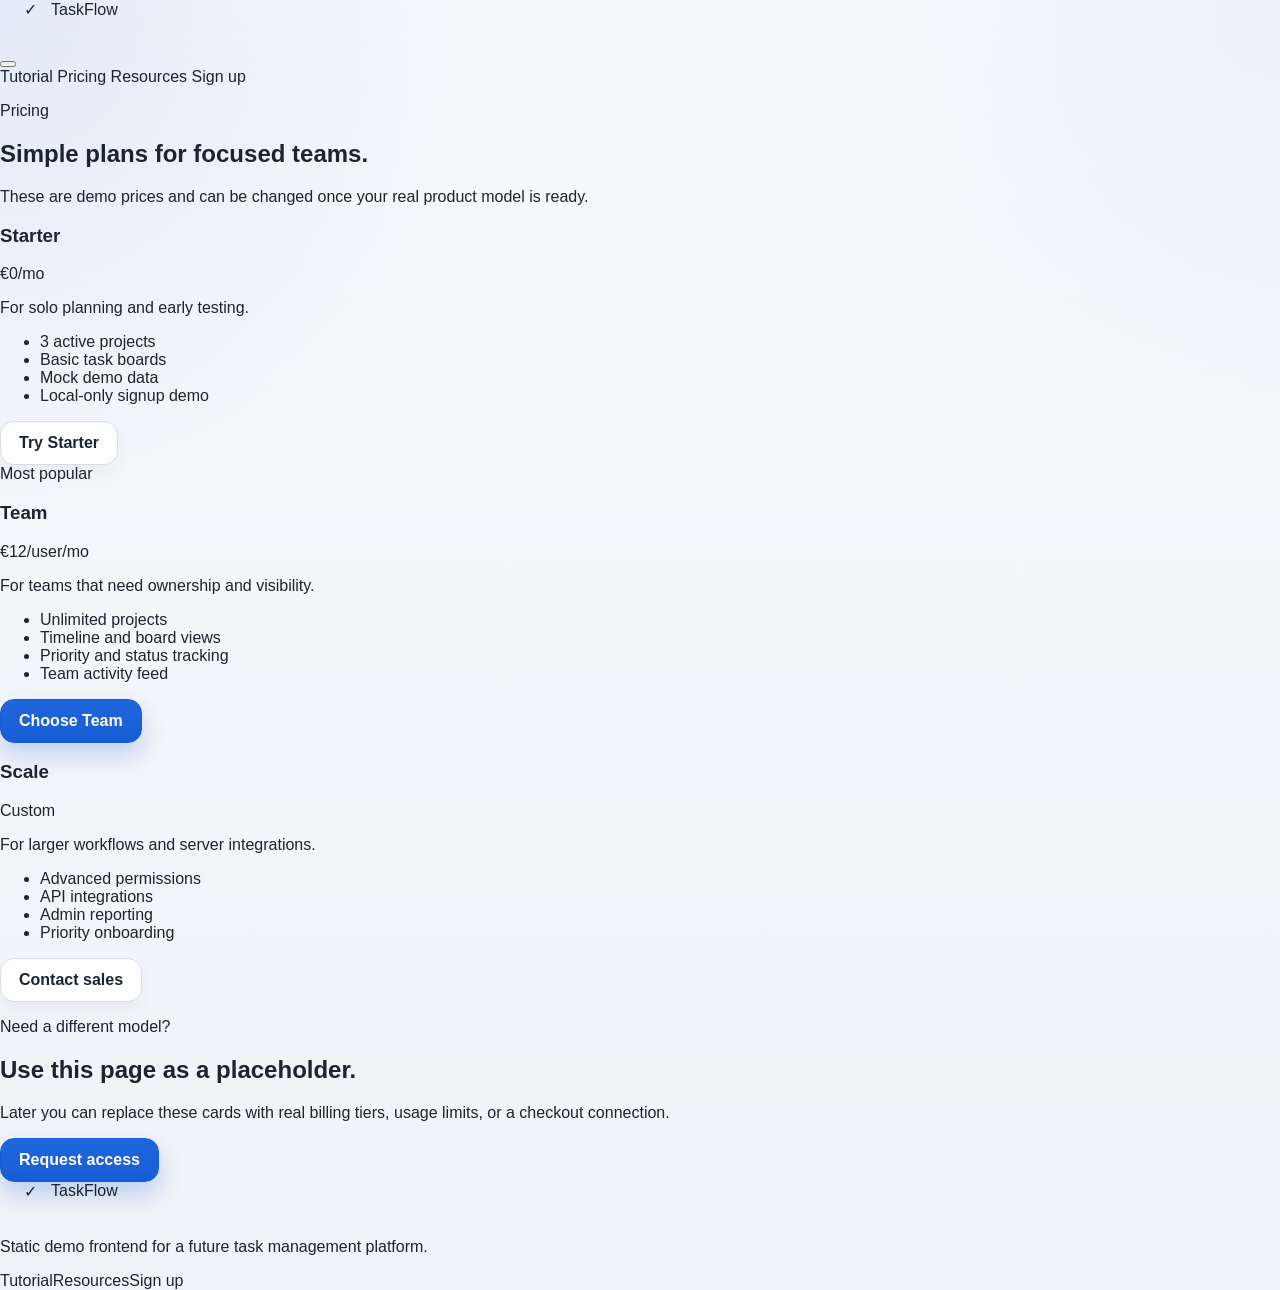
<file: pricing.html>
<!doctype html>
<html lang="en">
<head>
  <meta charset="utf-8" />
  <meta name="viewport" content="width=device-width, initial-scale=1" />
  <title>Pricing — TaskFlow</title>
  <meta name="description" content="Demo pricing plans for TaskFlow task management platform." />
  <link rel="preconnect" href="https://fonts.googleapis.com">
  <link rel="preconnect" href="https://fonts.gstatic.com" crossorigin>
  <link href="https://fonts.googleapis.com/css2?family=Inter:wght@400;500;600;700;800&display=swap" rel="stylesheet">
  <link rel="stylesheet" href="styles.css" />
</head>
<body>
  <div class="page-glow page-glow-one"></div>
  <div class="page-glow page-glow-two"></div>

  <header class="site-header">
    <nav class="nav container" aria-label="Main navigation">
      <a class="brand" href="index.html" aria-label="TaskFlow home"><span class="brand-mark">✓</span><span>TaskFlow</span></a>
      <button class="mobile-menu-button" type="button" aria-label="Toggle navigation" aria-expanded="false"><span></span><span></span><span></span></button>
      <div class="nav-links" data-nav-links>
        <a href="tutorial.html">Tutorial</a>
        <a href="pricing.html" aria-current="page">Pricing</a>
        <a href="resources.html">Resources</a>
        <a class="nav-signin" href="signup.html">Sign up</a>
      </div>
    </nav>
  </header>

  <main>
    <section class="section page-hero">
      <div class="container section-heading reveal">
        <p class="eyebrow">Pricing</p>
        <h1>Simple plans for focused teams.</h1>
        <p>These are demo prices and can be changed once your real product model is ready.</p>
      </div>
    </section>

    <section class="section pricing">
      <div class="container pricing-grid">
        <article class="price-card reveal">
          <h3>Starter</h3>
          <p class="price">€0<span>/mo</span></p>
          <p class="price-note">For solo planning and early testing.</p>
          <ul>
            <li>3 active projects</li>
            <li>Basic task boards</li>
            <li>Mock demo data</li>
            <li>Local-only signup demo</li>
          </ul>
          <a class="button button-secondary full" href="signup.html">Try Starter</a>
        </article>

        <article class="price-card featured reveal">
          <div class="popular-badge">Most popular</div>
          <h3>Team</h3>
          <p class="price">€12<span>/user/mo</span></p>
          <p class="price-note">For teams that need ownership and visibility.</p>
          <ul>
            <li>Unlimited projects</li>
            <li>Timeline and board views</li>
            <li>Priority and status tracking</li>
            <li>Team activity feed</li>
          </ul>
          <a class="button button-primary full" href="signup.html">Choose Team</a>
        </article>

        <article class="price-card reveal">
          <h3>Scale</h3>
          <p class="price">Custom</p>
          <p class="price-note">For larger workflows and server integrations.</p>
          <ul>
            <li>Advanced permissions</li>
            <li>API integrations</li>
            <li>Admin reporting</li>
            <li>Priority onboarding</li>
          </ul>
          <a class="button button-secondary full" href="signup.html">Contact sales</a>
        </article>
      </div>
    </section>

    <section class="section page-cta">
      <div class="container signup-card reveal">
        <div>
          <p class="eyebrow">Need a different model?</p>
          <h2>Use this page as a placeholder.</h2>
          <p>Later you can replace these cards with real billing tiers, usage limits, or a checkout connection.</p>
        </div>
        <a class="button button-primary" href="signup.html">Request access</a>
      </div>
    </section>
  </main>

  <footer class="site-footer">
    <div class="container footer-grid">
      <a class="brand" href="index.html"><span class="brand-mark">✓</span><span>TaskFlow</span></a>
      <p>Static demo frontend for a future task management platform.</p>
      <div class="footer-links"><a href="tutorial.html">Tutorial</a><a href="resources.html">Resources</a><a href="signup.html">Sign up</a></div>
    </div>
  </footer>

  <script src="script.js"></script>
</body>
</html>
</file>
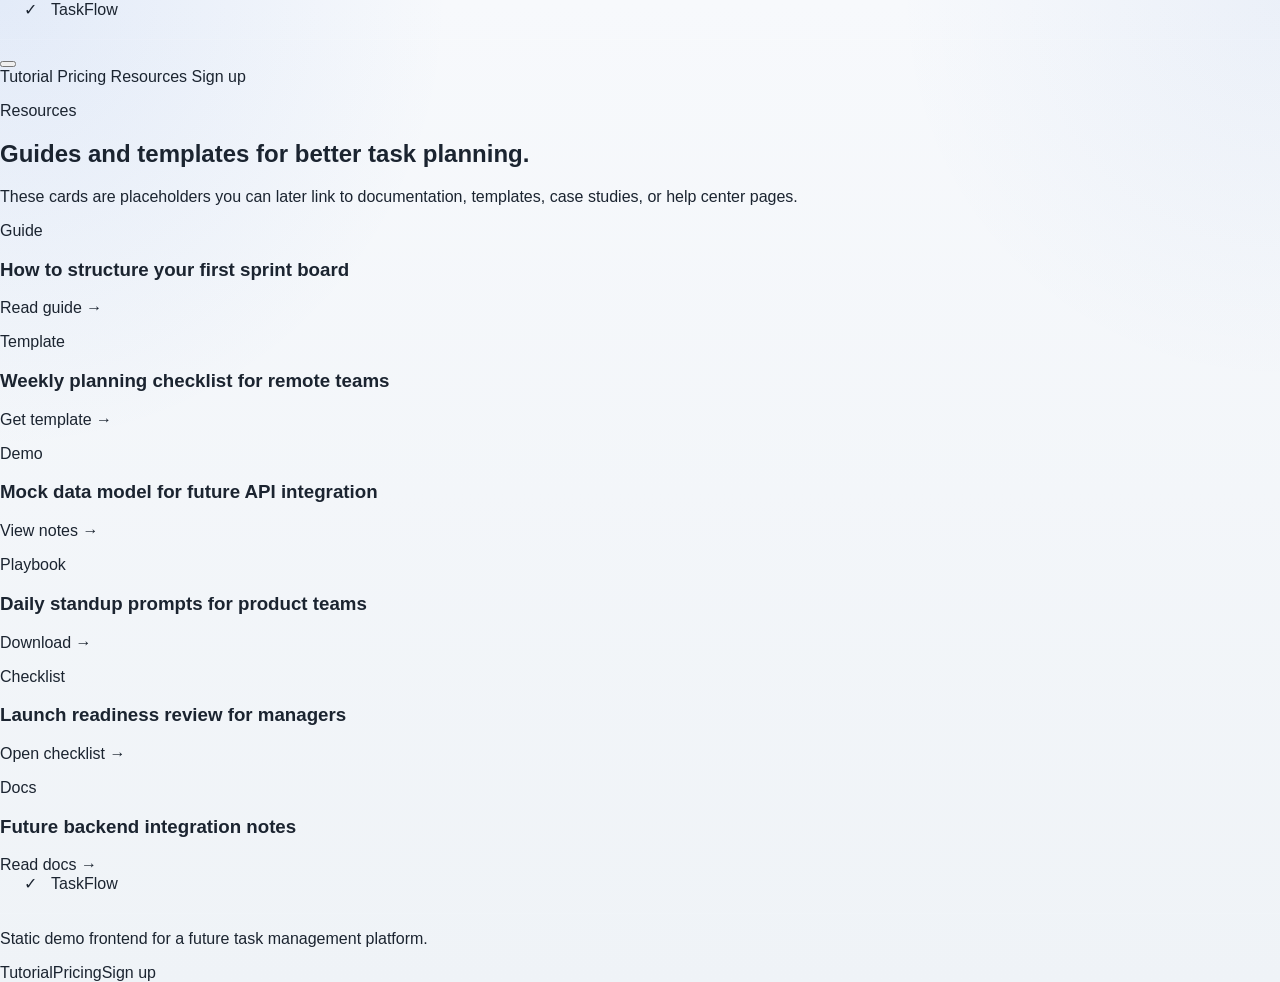
<file: resources.html>
<!doctype html>
<html lang="en">
<head>
  <meta charset="utf-8" />
  <meta name="viewport" content="width=device-width, initial-scale=1" />
  <title>Resources — TaskFlow</title>
  <meta name="description" content="Guides, templates, and mock resources for TaskFlow." />
  <link rel="preconnect" href="https://fonts.googleapis.com">
  <link rel="preconnect" href="https://fonts.gstatic.com" crossorigin>
  <link href="https://fonts.googleapis.com/css2?family=Inter:wght@400;500;600;700;800&display=swap" rel="stylesheet">
  <link rel="stylesheet" href="styles.css" />
</head>
<body>
  <div class="page-glow page-glow-one"></div>
  <div class="page-glow page-glow-two"></div>

  <header class="site-header">
    <nav class="nav container" aria-label="Main navigation">
      <a class="brand" href="index.html" aria-label="TaskFlow home"><span class="brand-mark">✓</span><span>TaskFlow</span></a>
      <button class="mobile-menu-button" type="button" aria-label="Toggle navigation" aria-expanded="false"><span></span><span></span><span></span></button>
      <div class="nav-links" data-nav-links>
        <a href="tutorial.html">Tutorial</a>
        <a href="pricing.html">Pricing</a>
        <a href="resources.html" aria-current="page">Resources</a>
        <a class="nav-signin" href="signup.html">Sign up</a>
      </div>
    </nav>
  </header>

  <main>
    <section class="section page-hero">
      <div class="container section-heading reveal">
        <p class="eyebrow">Resources</p>
        <h1>Guides and templates for better task planning.</h1>
        <p>These cards are placeholders you can later link to documentation, templates, case studies, or help center pages.</p>
      </div>
    </section>

    <section class="section resources">
      <div class="container resource-grid">
        <article class="resource-card reveal">
          <p>Guide</p>
          <h3>How to structure your first sprint board</h3>
          <a href="tutorial.html">Read guide →</a>
        </article>
        <article class="resource-card reveal">
          <p>Template</p>
          <h3>Weekly planning checklist for remote teams</h3>
          <a href="signup.html">Get template →</a>
        </article>
        <article class="resource-card reveal">
          <p>Demo</p>
          <h3>Mock data model for future API integration</h3>
          <a href="README.md">View notes →</a>
        </article>
        <article class="resource-card reveal">
          <p>Playbook</p>
          <h3>Daily standup prompts for product teams</h3>
          <a href="signup.html">Download →</a>
        </article>
        <article class="resource-card reveal">
          <p>Checklist</p>
          <h3>Launch readiness review for managers</h3>
          <a href="tutorial.html">Open checklist →</a>
        </article>
        <article class="resource-card reveal">
          <p>Docs</p>
          <h3>Future backend integration notes</h3>
          <a href="README.md">Read docs →</a>
        </article>
      </div>
    </section>
  </main>

  <footer class="site-footer">
    <div class="container footer-grid">
      <a class="brand" href="index.html"><span class="brand-mark">✓</span><span>TaskFlow</span></a>
      <p>Static demo frontend for a future task management platform.</p>
      <div class="footer-links"><a href="tutorial.html">Tutorial</a><a href="pricing.html">Pricing</a><a href="signup.html">Sign up</a></div>
    </div>
  </footer>

  <script src="script.js"></script>
</body>
</html>
</file>
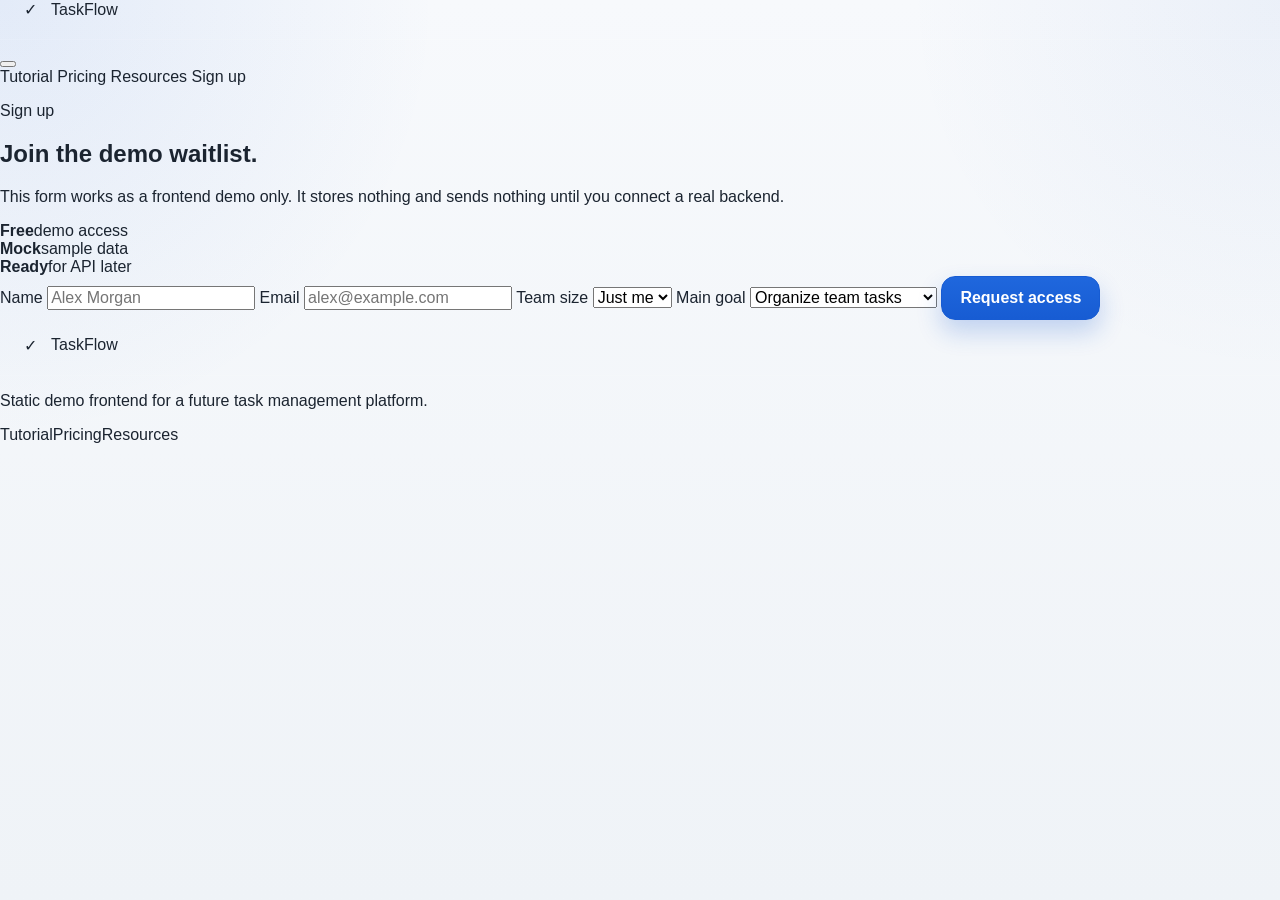
<file: signup.html>
<!doctype html>
<html lang="en">
<head>
  <meta charset="utf-8" />
  <meta name="viewport" content="width=device-width, initial-scale=1" />
  <title>Sign up — TaskFlow</title>
  <meta name="description" content="Join the TaskFlow demo waitlist." />
  <link rel="preconnect" href="https://fonts.googleapis.com">
  <link rel="preconnect" href="https://fonts.gstatic.com" crossorigin>
  <link href="https://fonts.googleapis.com/css2?family=Inter:wght@400;500;600;700;800&display=swap" rel="stylesheet">
  <link rel="stylesheet" href="styles.css" />
</head>
<body>
  <div class="page-glow page-glow-one"></div>
  <div class="page-glow page-glow-two"></div>

  <header class="site-header">
    <nav class="nav container" aria-label="Main navigation">
      <a class="brand" href="index.html" aria-label="TaskFlow home"><span class="brand-mark">✓</span><span>TaskFlow</span></a>
      <button class="mobile-menu-button" type="button" aria-label="Toggle navigation" aria-expanded="false"><span></span><span></span><span></span></button>
      <div class="nav-links" data-nav-links>
        <a href="tutorial.html">Tutorial</a>
        <a href="pricing.html">Pricing</a>
        <a href="resources.html">Resources</a>
        <a class="nav-signin" href="signup.html" aria-current="page">Sign up</a>
      </div>
    </nav>
  </header>

  <main>
    <section class="section signup-section">
      <div class="container signup-card reveal">
        <div>
          <p class="eyebrow">Sign up</p>
          <h1>Join the demo waitlist.</h1>
          <p>This form works as a frontend demo only. It stores nothing and sends nothing until you connect a real backend.</p>
          <div class="hero-stats compact-stats" aria-label="Signup benefits">
            <div><strong>Free</strong><span>demo access</span></div>
            <div><strong>Mock</strong><span>sample data</span></div>
            <div><strong>Ready</strong><span>for API later</span></div>
          </div>
        </div>

        <form class="signup-form" data-signup-form>
          <label>
            Name
            <input type="text" name="name" placeholder="Alex Morgan" required />
          </label>
          <label>
            Email
            <input type="email" name="email" placeholder="alex@example.com" required />
          </label>
          <label>
            Team size
            <select name="teamSize">
              <option>Just me</option>
              <option>2–10</option>
              <option>11–50</option>
              <option>51+</option>
            </select>
          </label>
          <label>
            Main goal
            <select name="goal">
              <option>Organize team tasks</option>
              <option>Track project deadlines</option>
              <option>Build a client portal</option>
              <option>Test the demo UI</option>
            </select>
          </label>
          <button class="button button-primary full" type="submit">Request access</button>
          <p class="form-message" data-form-message role="status" aria-live="polite"></p>
        </form>
      </div>
    </section>
  </main>

  <footer class="site-footer">
    <div class="container footer-grid">
      <a class="brand" href="index.html"><span class="brand-mark">✓</span><span>TaskFlow</span></a>
      <p>Static demo frontend for a future task management platform.</p>
      <div class="footer-links"><a href="tutorial.html">Tutorial</a><a href="pricing.html">Pricing</a><a href="resources.html">Resources</a></div>
    </div>
  </footer>

  <script src="script.js"></script>
</body>
</html>
</file>
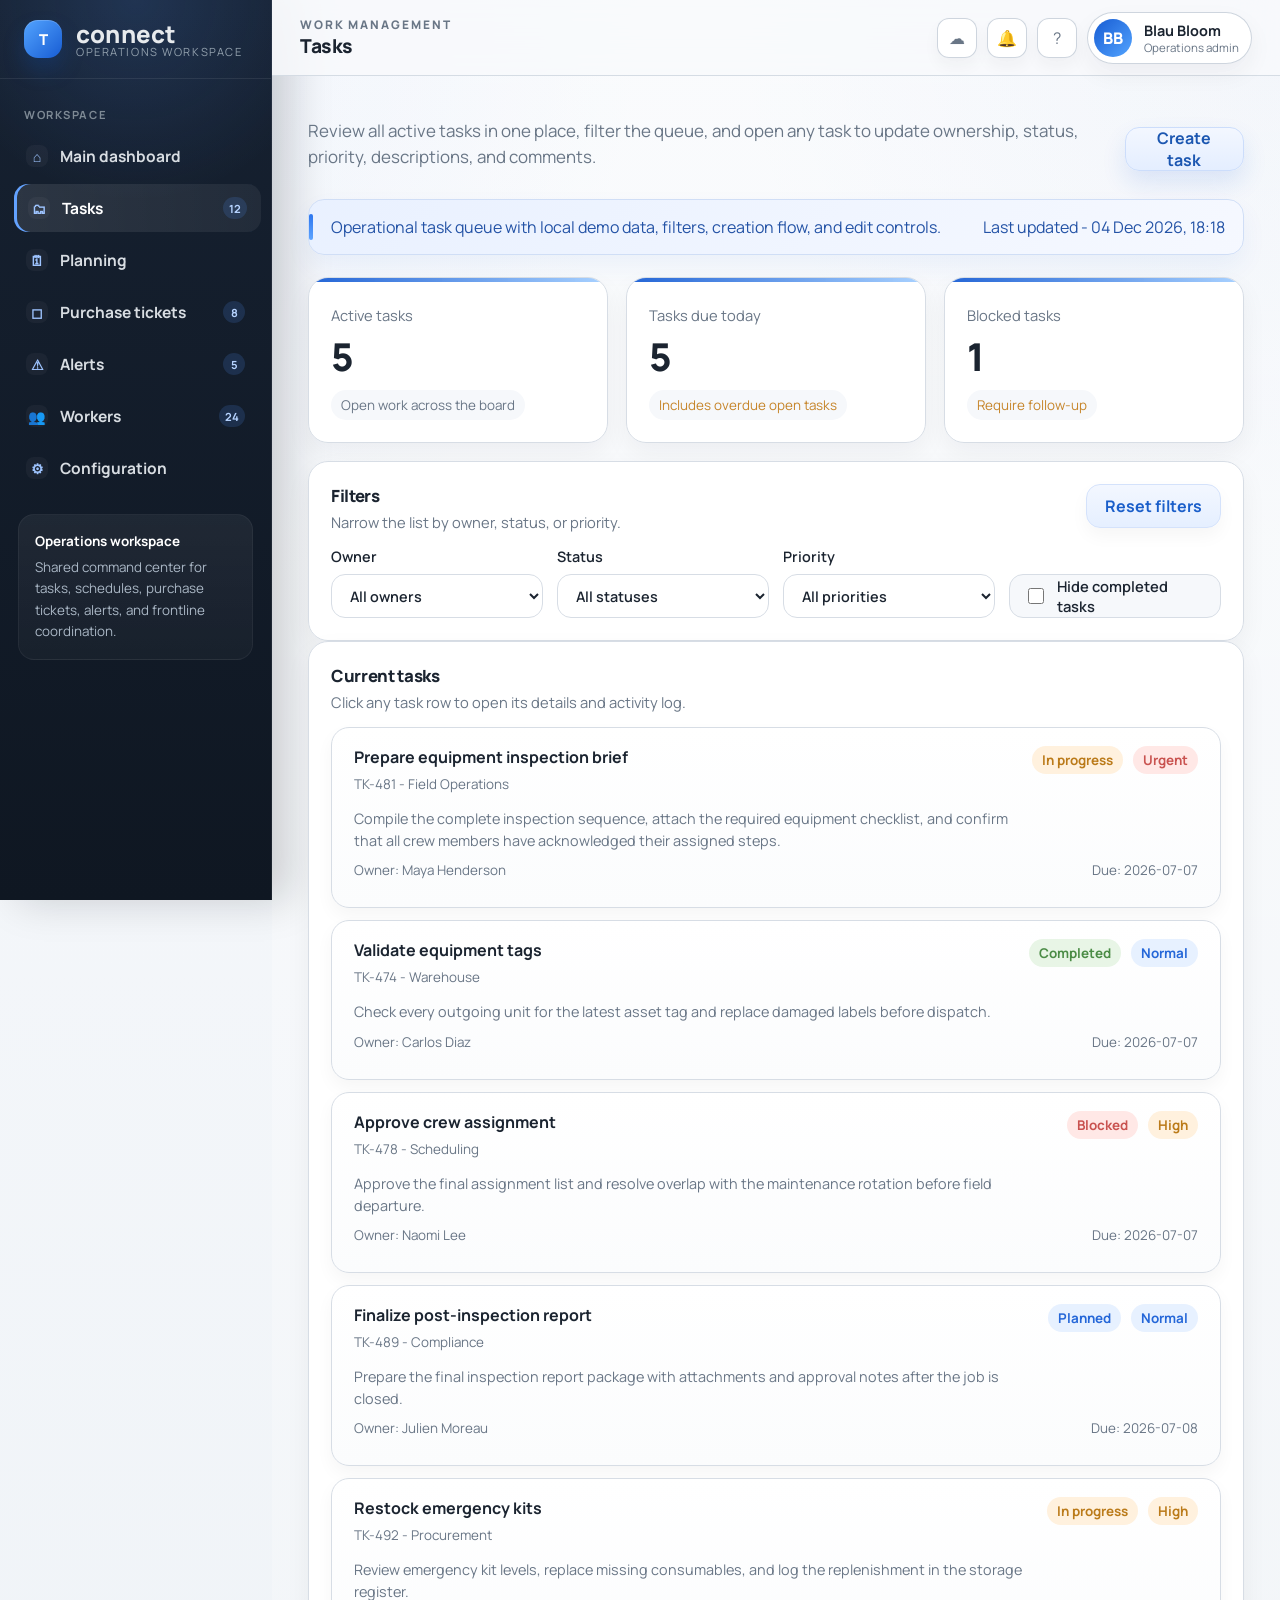
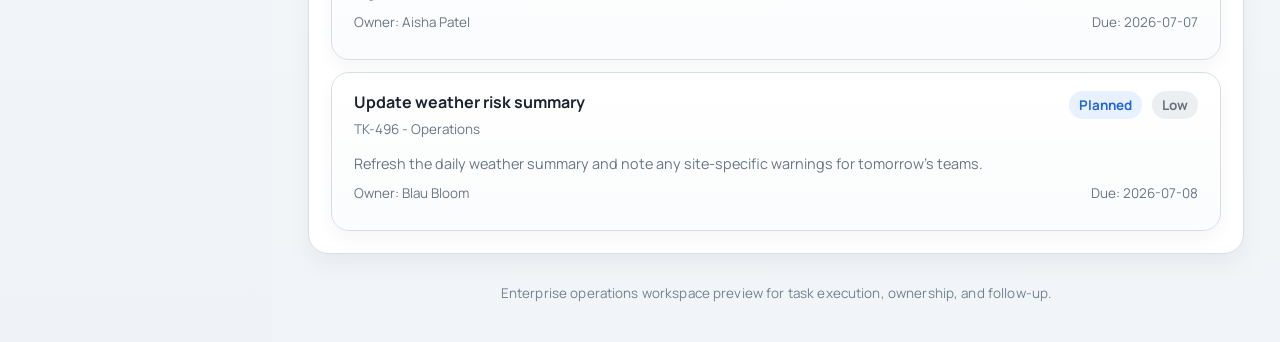
<file: task-description.html>
<!doctype html>
<html lang="en">
<head>
  <meta charset="utf-8" />
  <meta name="viewport" content="width=device-width, initial-scale=1" />
  <title>Tasks - TaskFlow Connect</title>
  <meta name="description" content="TaskFlow Connect task management demo." />
  <link rel="preconnect" href="https://fonts.googleapis.com">
  <link rel="preconnect" href="https://fonts.gstatic.com" crossorigin>
  <link href="https://fonts.googleapis.com/css2?family=Manrope:wght@400;500;600;700;800&display=swap" rel="stylesheet">
  <link rel="stylesheet" href="styles.css" />
</head>
<body>
  <div class="sidebar-scrim" data-sidebar-scrim hidden></div>
  <div class="app-shell">
    <aside class="sidebar">
      <a class="brand" href="index.html">
        <div class="brand-logo">T</div>
        <div class="brand-wordmark"><strong>connect</strong><span>Operations workspace</span></div>
      </a>
      <div class="sidebar-section-title">Workspace</div>
      <ul class="nav-list">
        <li class="nav-item"><a class="nav-link" href="index.html"><span class="nav-label"><span class="nav-icon">&#8962;</span><span>Main dashboard</span></span><span></span></a></li>
        <li class="nav-item"><a class="nav-link active" href="task-description.html"><span class="nav-label"><span class="nav-icon">&#128450;</span><span>Tasks</span></span><span class="nav-badge">12</span></a></li>
        <li class="nav-item"><a class="nav-link" href="planification.html"><span class="nav-label"><span class="nav-icon">&#128467;</span><span>Planning</span></span><span></span></a></li>
        <li class="nav-item"><a class="nav-link" href="inventory.html"><span class="nav-label"><span class="nav-icon">&#9723;</span><span>Purchase tickets</span></span><span class="nav-badge">8</span></a></li>
        <li class="nav-item"><a class="nav-link" href="alerts.html"><span class="nav-label"><span class="nav-icon">&#9888;</span><span>Alerts</span></span><span class="nav-badge">5</span></a></li>
        <li class="nav-item"><a class="nav-link" href="workers.html"><span class="nav-label"><span class="nav-icon">&#128101;</span><span>Workers</span></span><span class="nav-badge">24</span></a></li>
        <li class="nav-item"><a class="nav-link" href="configuration.html"><span class="nav-label"><span class="nav-icon">&#9881;</span><span>Configuration</span></span><span></span></a></li>
      </ul>
      <div class="sidebar-footer">
        <strong>Operations workspace</strong>
        Shared command center for tasks, schedules, purchase tickets, alerts, and frontline coordination.
      </div>
    </aside>

    <div class="main-area">
      <header class="topbar">
        <div class="topbar-left">
          <button class="menu-toggle" type="button" aria-label="Toggle sidebar" data-menu-toggle><span></span><span></span><span></span></button>
          <div>
            <div class="page-kicker">Work management</div>
            <div class="page-title-inline">Tasks</div>
          </div>
        </div>
        <div class="topbar-right">
          <button class="icon-button" type="button" aria-label="Sync">&#9729;</button>
          <button class="icon-button" type="button" aria-label="Notifications">&#128276;</button>
          <button class="icon-button" type="button" aria-label="Help">?</button>
          <div class="user-pill">
            <div class="avatar">BB</div>
            <div><strong>Blau Bloom</strong><span>Operations admin</span></div>
          </div>
        </div>
      </header>

      <main class="content task-page" data-task-manager>
        <div class="page-header">
          <div>
            <p>Review all active tasks in one place, filter the queue, and open any task to update ownership, status, priority, descriptions, and comments.</p>
          </div>
          <div class="action-row">
            <button class="button button-soft task-create-button" type="button" data-open-task-modal>Create task</button>
          </div>
        </div>

        <div class="notice-bar">
          <span>Operational task queue with local demo data, filters, creation flow, and edit controls.</span>
          <span data-last-updated>Last updated - 11:04</span>
        </div>

        <section class="grid kpi-grid">
          <article class="card kpi-card" data-kpi-filter="active" tabindex="0" role="button" aria-label="Filter active tasks">
            <div class="card-inner">
              <div class="card-subtitle">Active tasks</div>
              <div class="metric" data-metric-visible>0</div>
              <div class="delta">Open work across the board</div>
            </div>
          </article>
          <article class="card kpi-card" data-kpi-filter="due" tabindex="0" role="button" aria-label="Filter tasks due today or overdue">
            <div class="card-inner">
              <div class="card-subtitle">Tasks due today</div>
              <div class="metric" data-metric-progress>0</div>
              <div class="delta warning">Includes overdue open tasks</div>
            </div>
          </article>
          <article class="card kpi-card" data-kpi-filter="blocked" tabindex="0" role="button" aria-label="Filter blocked tasks">
            <div class="card-inner">
              <div class="card-subtitle">Blocked tasks</div>
              <div class="metric" data-metric-blocked>0</div>
              <div class="delta warning">Require follow-up</div>
            </div>
          </article>
        </section>

        <section class="card">
          <div class="card-inner">
            <div class="card-header">
              <div>
                <h2 class="card-title">Filters</h2>
                <p class="card-subtitle">Narrow the list by owner, status, or priority.</p>
              </div>
              <button class="button button-soft" type="button" data-reset-filters>Reset filters</button>
            </div>

            <div class="task-filters">
              <label class="form-field">
                <span>Owner</span>
                <select class="select-input" data-filter-owner>
                  <option value="all">All owners</option>
                </select>
              </label>
              <label class="form-field">
                <span>Status</span>
                <select class="select-input" data-filter-status>
                  <option value="all">All statuses</option>
                </select>
              </label>
              <label class="form-field">
                <span>Priority</span>
                <select class="select-input" data-filter-priority>
                  <option value="all">All priorities</option>
                </select>
              </label>
              <label class="task-toggle">
                <input type="checkbox" data-filter-hide-completed />
                <span>Hide completed tasks</span>
              </label>
            </div>
          </div>
        </section>

        <section class="card">
          <div class="card-inner">
            <div class="card-header">
              <div>
                <h2 class="card-title">Current tasks</h2>
                <p class="card-subtitle">Click any task row to open its details and activity log.</p>
              </div>
            </div>

            <div class="task-list" data-task-list></div>
            <div class="empty-state" data-empty-state hidden>
              <strong>No tasks match these filters.</strong>
              <span>Try changing the owner, status, or priority filters.</span>
            </div>
          </div>
        </section>

        <div class="footer-note">Enterprise operations workspace preview for task execution, ownership, and follow-up.</div>
      </main>
    </div>
  </div>

  <div class="modal-backdrop" data-task-modal hidden>
    <div class="modal-dialog">
      <div class="modal-header">
        <div>
          <h2 class="card-title" data-modal-title>Create task</h2>
          <p class="card-subtitle">Fill in the task information and save it to the current local list.</p>
        </div>
        <button class="icon-button modal-close" type="button" aria-label="Close modal" data-close-task-modal>X</button>
      </div>
      <form class="modal-form" data-task-form>
        <input type="hidden" name="id" />
        <div class="form-grid">
          <label class="form-field">
            <span>Title</span>
            <input class="text-input" name="title" required />
          </label>
          <label class="form-field">
            <span>Owner</span>
            <input class="text-input" name="owner" required />
          </label>
          <label class="form-field">
            <span>Status</span>
            <select class="select-input" name="status" required>
              <option>Planned</option>
              <option>In progress</option>
              <option>Blocked</option>
              <option>Completed</option>
            </select>
          </label>
          <label class="form-field">
            <span>Priority</span>
            <select class="select-input" name="priority" required>
              <option>Low</option>
              <option>Normal</option>
              <option>High</option>
              <option>Urgent</option>
            </select>
          </label>
          <label class="form-field">
            <span>Department</span>
            <input class="text-input" name="department" />
          </label>
          <label class="form-field">
            <span>Due date</span>
            <input class="text-input" type="date" name="dueDate" />
          </label>
          <label class="form-field full-span">
            <span>Description</span>
            <textarea class="text-input" name="description" required></textarea>
          </label>
          <label class="form-field full-span">
            <span>Add comment</span>
            <textarea class="text-input" name="comments" placeholder="Write an update that should appear in the activity log"></textarea>
          </label>
        </div>

        <div class="modal-actions">
          <button class="button" type="button" data-close-task-modal>Cancel</button>
          <button class="button button-primary" type="submit">Save task</button>
        </div>
      </form>
    </div>
  </div>

  <div class="modal-backdrop" data-task-detail-modal hidden>
    <div class="modal-dialog modal-dialog-wide">
      <div class="modal-header modal-header-compact">
        <div class="modal-header-actions" data-task-detail-header-actions></div>
        <button class="icon-button modal-close" type="button" aria-label="Close details modal" data-close-task-detail-modal>X</button>
      </div>
      <div class="task-detail-panel" data-task-detail-panel></div>
    </div>
  </div>

  <script src="script.js"></script>
</body>
</html>
</file>
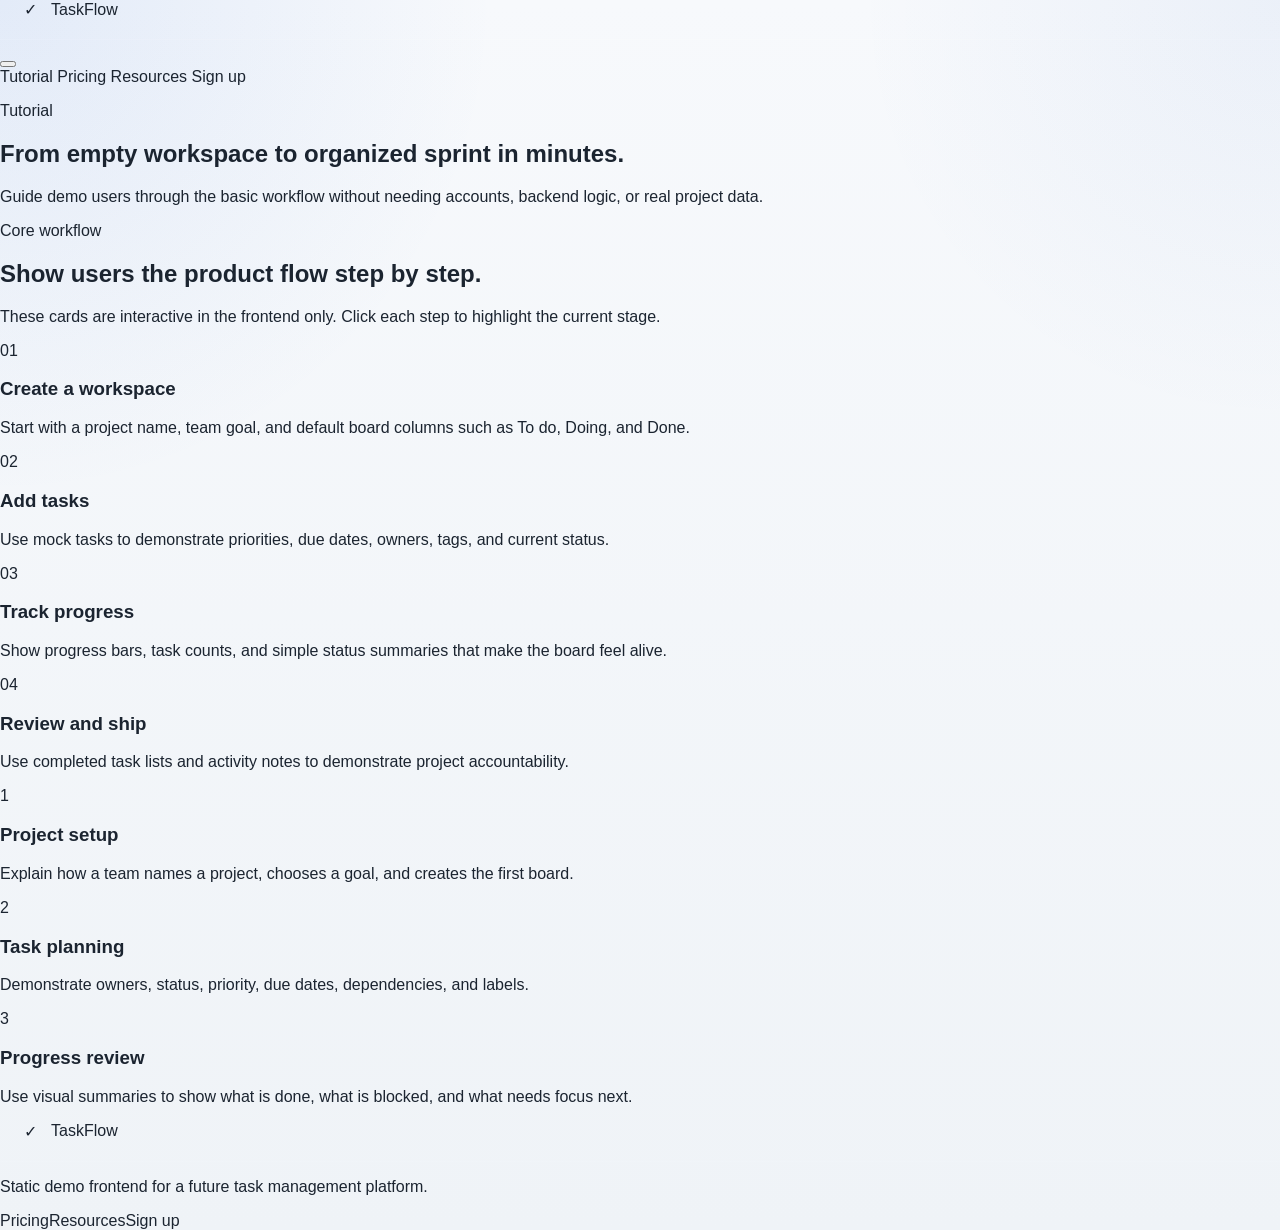
<file: tutorial.html>
<!doctype html>
<html lang="en">
<head>
  <meta charset="utf-8" />
  <meta name="viewport" content="width=device-width, initial-scale=1" />
  <title>Tutorial — TaskFlow</title>
  <meta name="description" content="Learn how TaskFlow organizes work into projects, tasks, owners, and progress." />
  <link rel="preconnect" href="https://fonts.googleapis.com">
  <link rel="preconnect" href="https://fonts.gstatic.com" crossorigin>
  <link href="https://fonts.googleapis.com/css2?family=Inter:wght@400;500;600;700;800&display=swap" rel="stylesheet">
  <link rel="stylesheet" href="styles.css" />
</head>
<body>
  <div class="page-glow page-glow-one"></div>
  <div class="page-glow page-glow-two"></div>

  <header class="site-header">
    <nav class="nav container" aria-label="Main navigation">
      <a class="brand" href="index.html" aria-label="TaskFlow home">
        <span class="brand-mark">✓</span>
        <span>TaskFlow</span>
      </a>
      <button class="mobile-menu-button" type="button" aria-label="Toggle navigation" aria-expanded="false"><span></span><span></span><span></span></button>
      <div class="nav-links" data-nav-links>
        <a href="tutorial.html" aria-current="page">Tutorial</a>
        <a href="pricing.html">Pricing</a>
        <a href="resources.html">Resources</a>
        <a class="nav-signin" href="signup.html">Sign up</a>
      </div>
    </nav>
  </header>

  <main>
    <section class="section page-hero">
      <div class="container section-heading reveal">
        <p class="eyebrow">Tutorial</p>
        <h1>From empty workspace to organized sprint in minutes.</h1>
        <p>Guide demo users through the basic workflow without needing accounts, backend logic, or real project data.</p>
      </div>
    </section>

    <section class="section tutorial">
      <div class="container tutorial-grid">
        <div class="section-heading left reveal">
          <p class="eyebrow">Core workflow</p>
          <h2>Show users the product flow step by step.</h2>
          <p>These cards are interactive in the frontend only. Click each step to highlight the current stage.</p>
        </div>

        <div class="steps reveal">
          <article class="step-card active" data-step="1">
            <span>01</span>
            <div>
              <h3>Create a workspace</h3>
              <p>Start with a project name, team goal, and default board columns such as To do, Doing, and Done.</p>
            </div>
          </article>
          <article class="step-card" data-step="2">
            <span>02</span>
            <div>
              <h3>Add tasks</h3>
              <p>Use mock tasks to demonstrate priorities, due dates, owners, tags, and current status.</p>
            </div>
          </article>
          <article class="step-card" data-step="3">
            <span>03</span>
            <div>
              <h3>Track progress</h3>
              <p>Show progress bars, task counts, and simple status summaries that make the board feel alive.</p>
            </div>
          </article>
          <article class="step-card" data-step="4">
            <span>04</span>
            <div>
              <h3>Review and ship</h3>
              <p>Use completed task lists and activity notes to demonstrate project accountability.</p>
            </div>
          </article>
        </div>
      </div>
    </section>

    <section class="section features">
      <div class="container feature-grid">
        <article class="feature-card reveal">
          <span class="feature-icon">1</span>
          <h3>Project setup</h3>
          <p>Explain how a team names a project, chooses a goal, and creates the first board.</p>
        </article>
        <article class="feature-card reveal">
          <span class="feature-icon">2</span>
          <h3>Task planning</h3>
          <p>Demonstrate owners, status, priority, due dates, dependencies, and labels.</p>
        </article>
        <article class="feature-card reveal">
          <span class="feature-icon">3</span>
          <h3>Progress review</h3>
          <p>Use visual summaries to show what is done, what is blocked, and what needs focus next.</p>
        </article>
      </div>
    </section>
  </main>

  <footer class="site-footer">
    <div class="container footer-grid">
      <a class="brand" href="index.html"><span class="brand-mark">✓</span><span>TaskFlow</span></a>
      <p>Static demo frontend for a future task management platform.</p>
      <div class="footer-links"><a href="pricing.html">Pricing</a><a href="resources.html">Resources</a><a href="signup.html">Sign up</a></div>
    </div>
  </footer>

  <script src="script.js"></script>
</body>
</html>
</file>
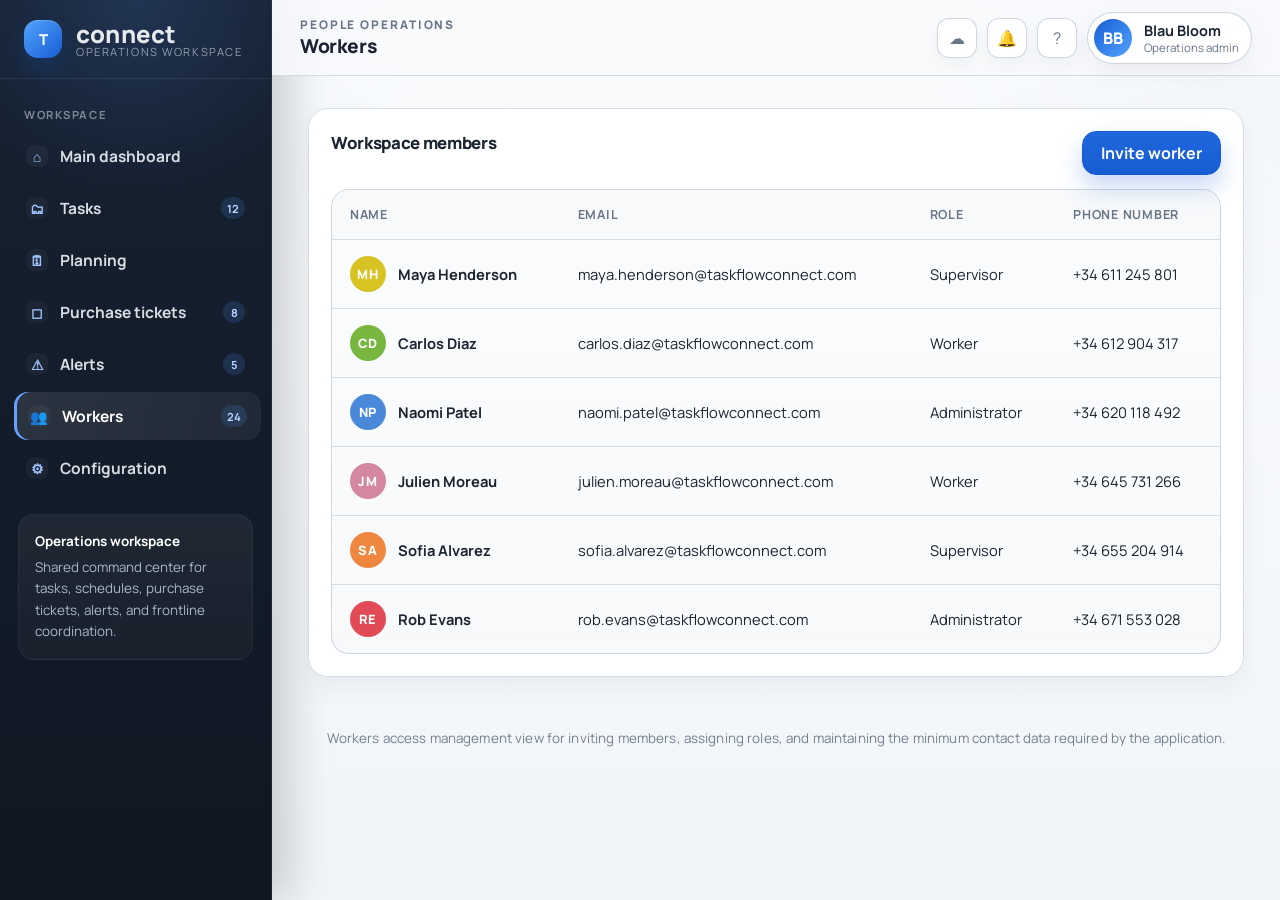
<file: workers.html>
<!doctype html>
<html lang="en">
<head>
  <meta charset="utf-8" />
  <meta name="viewport" content="width=device-width, initial-scale=1" />
  <title>Workers - TaskFlow Connect</title>
  <meta name="description" content="TaskFlow Connect workspace member administration demo." />
  <link rel="preconnect" href="https://fonts.googleapis.com">
  <link rel="preconnect" href="https://fonts.gstatic.com" crossorigin>
  <link href="https://fonts.googleapis.com/css2?family=Manrope:wght@400;500;600;700;800&display=swap" rel="stylesheet">
  <link rel="stylesheet" href="styles.css" />
</head>
<body>
  <div class="sidebar-scrim" data-sidebar-scrim hidden></div>
  <div class="app-shell">
    <aside class="sidebar">
      <a class="brand" href="index.html">
        <div class="brand-logo">T</div>
        <div class="brand-wordmark"><strong>connect</strong><span>Operations workspace</span></div>
      </a>
      <div class="sidebar-section-title">Workspace</div>
      <ul class="nav-list">
        <li class="nav-item"><a class="nav-link" href="index.html"><span class="nav-label"><span class="nav-icon">&#8962;</span><span>Main dashboard</span></span><span></span></a></li>
        <li class="nav-item"><a class="nav-link" href="task-description.html"><span class="nav-label"><span class="nav-icon">&#128450;</span><span>Tasks</span></span><span class="nav-badge">12</span></a></li>
        <li class="nav-item"><a class="nav-link" href="planification.html"><span class="nav-label"><span class="nav-icon">&#128467;</span><span>Planning</span></span><span></span></a></li>
        <li class="nav-item"><a class="nav-link" href="inventory.html"><span class="nav-label"><span class="nav-icon">&#9723;</span><span>Purchase tickets</span></span><span class="nav-badge">8</span></a></li>
        <li class="nav-item"><a class="nav-link" href="alerts.html"><span class="nav-label"><span class="nav-icon">&#9888;</span><span>Alerts</span></span><span class="nav-badge">5</span></a></li>
        <li class="nav-item"><a class="nav-link active" href="workers.html"><span class="nav-label"><span class="nav-icon">&#128101;</span><span>Workers</span></span><span class="nav-badge">24</span></a></li>
        <li class="nav-item"><a class="nav-link" href="configuration.html"><span class="nav-label"><span class="nav-icon">&#9881;</span><span>Configuration</span></span><span></span></a></li>
      </ul>
      <div class="sidebar-footer">
        <strong>Operations workspace</strong>
        Shared command center for tasks, schedules, purchase tickets, alerts, and frontline coordination.
      </div>
    </aside>

    <div class="main-area">
      <header class="topbar">
        <div class="topbar-left">
          <button class="menu-toggle" type="button" aria-label="Toggle sidebar" data-menu-toggle><span></span><span></span><span></span></button>
          <div>
            <div class="page-kicker">People operations</div>
            <div class="page-title-inline">Workers</div>
          </div>
        </div>
        <div class="topbar-right">
          <button class="icon-button" type="button" aria-label="Sync">&#9729;</button>
          <button class="icon-button" type="button" aria-label="Notifications">&#128276;</button>
          <button class="icon-button" type="button" aria-label="Help">?</button>
          <div class="user-pill">
            <div class="avatar">BB</div>
            <div><strong>Blau Bloom</strong><span>Operations admin</span></div>
          </div>
        </div>
      </header>

      <main class="content workers-admin-page">
        <section class="card">
          <div class="card-inner">
            <div class="card-header">
              <div>
                <h2 class="card-title">Workspace members</h2>
              </div>
              <div class="action-row">
                <button class="button button-primary">Invite worker</button>
              </div>
            </div>

            <div class="table-wrap workers-table-wrap">
              <table class="table workers-admin-table">
                <thead>
                  <tr>
                    <th>Name</th>
                    <th>Email</th>
                    <th>Role</th>
                    <th>Phone number</th>
                  </tr>
                </thead>
                <tbody>
                  <tr>
                    <td>
                      <div class="member-cell">
                        <span class="member-avatar member-avatar-yellow">MH</span>
                        <span class="member-name">Maya Henderson</span>
                      </div>
                    </td>
                    <td>maya.henderson@taskflowconnect.com</td>
                    <td>Supervisor</td>
                    <td>+34 611 245 801</td>
                  </tr>
                  <tr>
                    <td>
                      <div class="member-cell">
                        <span class="member-avatar member-avatar-green">CD</span>
                        <span class="member-name">Carlos Diaz</span>
                      </div>
                    </td>
                    <td>carlos.diaz@taskflowconnect.com</td>
                    <td>Worker</td>
                    <td>+34 612 904 317</td>
                  </tr>
                  <tr>
                    <td>
                      <div class="member-cell">
                        <span class="member-avatar member-avatar-blue">NP</span>
                        <span class="member-name">Naomi Patel</span>
                      </div>
                    </td>
                    <td>naomi.patel@taskflowconnect.com</td>
                    <td>Administrator</td>
                    <td>+34 620 118 492</td>
                  </tr>
                  <tr>
                    <td>
                      <div class="member-cell">
                        <span class="member-avatar member-avatar-pink">JM</span>
                        <span class="member-name">Julien Moreau</span>
                      </div>
                    </td>
                    <td>julien.moreau@taskflowconnect.com</td>
                    <td>Worker</td>
                    <td>+34 645 731 266</td>
                  </tr>
                  <tr>
                    <td>
                      <div class="member-cell">
                        <span class="member-avatar member-avatar-orange">SA</span>
                        <span class="member-name">Sofia Alvarez</span>
                      </div>
                    </td>
                    <td>sofia.alvarez@taskflowconnect.com</td>
                    <td>Supervisor</td>
                    <td>+34 655 204 914</td>
                  </tr>
                  <tr>
                    <td>
                      <div class="member-cell">
                        <span class="member-avatar member-avatar-red">RE</span>
                        <span class="member-name">Rob Evans</span>
                      </div>
                    </td>
                    <td>rob.evans@taskflowconnect.com</td>
                    <td>Administrator</td>
                    <td>+34 671 553 028</td>
                  </tr>
                </tbody>
              </table>
            </div>
          </div>
        </section>

        <div class="footer-note">Workers access management view for inviting members, assigning roles, and maintaining the minimum contact data required by the application.</div>
      </main>
    </div>
  </div>
  <script src="script.js"></script>
</body>
</html>
</file>
<file: styles.css>
:root {
  --bg: #f3f5f8;
  --panel: rgba(255, 255, 255, 0.96);
  --panel-muted: #f6f8fb;
  --line: #d7dde5;
  --line-strong: #c4ced9;
  --text: #1b2430;
  --text-soft: #697686;
  --sidebar: #0f1722;
  --sidebar-2: #162131;
  --sidebar-hover: #1b2838;
  --accent: #175cd3;
  --accent-soft: #e8f0ff;
  --success: #4f8f5b;
  --warning: #c6852a;
  --danger: #c85a55;
  --shadow: 0 18px 40px rgba(15, 23, 36, 0.08);
  --shadow-soft: 0 10px 26px rgba(15, 23, 36, 0.05);
  --radius: 20px;
  --radius-sm: 12px;
}

* { box-sizing: border-box; }
html, body { margin: 0; padding: 0; }
[hidden] { display: none !important; }

html {
  scrollbar-width: thin;
  scrollbar-color: #aeb7c2 #eef2f6;
}

body,
.sidebar,
.modal-dialog,
textarea.text-input {
  scrollbar-width: thin;
  scrollbar-color: #98a4b3 transparent;
}

html::-webkit-scrollbar,
body::-webkit-scrollbar,
.sidebar::-webkit-scrollbar,
.modal-dialog::-webkit-scrollbar,
textarea.text-input::-webkit-scrollbar {
  width: 12px;
  height: 12px;
}

html::-webkit-scrollbar-track,
body::-webkit-scrollbar-track,
.sidebar::-webkit-scrollbar-track,
.modal-dialog::-webkit-scrollbar-track,
textarea.text-input::-webkit-scrollbar-track {
  background: transparent;
}

html::-webkit-scrollbar-thumb,
body::-webkit-scrollbar-thumb,
.sidebar::-webkit-scrollbar-thumb,
.modal-dialog::-webkit-scrollbar-thumb,
textarea.text-input::-webkit-scrollbar-thumb {
  background: linear-gradient(180deg, #a9b3be 0%, #8996a6 100%);
  border-radius: 999px;
  border: 3px solid transparent;
  background-clip: padding-box;
}

html::-webkit-scrollbar-thumb:hover,
body::-webkit-scrollbar-thumb:hover,
.sidebar::-webkit-scrollbar-thumb:hover,
.modal-dialog::-webkit-scrollbar-thumb:hover,
textarea.text-input::-webkit-scrollbar-thumb:hover {
  background: linear-gradient(180deg, #909dad 0%, #738295 100%);
  border: 3px solid transparent;
  background-clip: padding-box;
}

html::-webkit-scrollbar-corner,
body::-webkit-scrollbar-corner,
.sidebar::-webkit-scrollbar-corner,
.modal-dialog::-webkit-scrollbar-corner,
textarea.text-input::-webkit-scrollbar-corner {
  background: transparent;
}

body {
  font-family: "Manrope", "Segoe UI", sans-serif;
  background: var(--bg);
  color: var(--text);
  min-height: 100vh;
  background-image:
    radial-gradient(circle at top left, rgba(23, 92, 211, 0.09), transparent 28%),
    radial-gradient(circle at top right, rgba(15, 76, 184, 0.05), transparent 24%),
    linear-gradient(180deg, #f7f9fc 0%, #eff3f7 100%);
}

a { color: inherit; text-decoration: none; }
button, input, select { font: inherit; }

.app-shell {
  min-height: 100vh;
  display: grid;
  grid-template-columns: 272px minmax(0, 1fr);
}

.sidebar-scrim {
  position: fixed;
  inset: 0;
  background: rgba(17, 23, 29, 0.42);
  z-index: 35;
}

.sidebar {
  background:
    radial-gradient(circle at top, rgba(80, 138, 232, 0.18), transparent 22%),
    linear-gradient(180deg, var(--sidebar-2) 0%, var(--sidebar) 100%);
  color: #e7eaed;
  padding: 20px 0 0;
  border-right: 1px solid rgba(255,255,255,0.06);
  box-shadow: 18px 0 40px rgba(9, 15, 24, 0.18);
  position: sticky;
  top: 0;
  height: 100vh;
  overflow-y: auto;
}

.brand {
  display: flex;
  align-items: center;
  gap: 14px;
  padding: 0 24px 20px;
  margin-bottom: 10px;
  border-bottom: 1px solid rgba(255,255,255,0.08);
}

.brand-logo {
  width: 38px;
  height: 38px;
  border-radius: 14px;
  background: linear-gradient(135deg, #53a4ff, #175cd3);
  display: grid;
  place-items: center;
  font-size: 15px;
  font-weight: 800;
  color: white;
  box-shadow: inset 0 1px 0 rgba(255,255,255,0.18), 0 12px 22px rgba(18, 82, 188, 0.24);
}

.brand-wordmark {
  display: flex;
  flex-direction: column;
  line-height: 1.05;
}
.brand-wordmark strong {
  text-transform: lowercase;
  letter-spacing: 0.01em;
  font-size: 1.5rem;
  font-weight: 800;
}
.brand-wordmark span {
  font-size: 0.7rem;
  color: #92a0ad;
  letter-spacing: 0.14em;
  text-transform: uppercase;
}

.sidebar-section-title {
  font-size: 0.7rem;
  font-weight: 700;
  color: #7e8a95;
  letter-spacing: 0.14em;
  text-transform: uppercase;
  padding: 18px 24px 10px;
}

.nav-list {
  list-style: none;
  margin: 0;
  padding: 0 12px;
}

.nav-item + .nav-item { margin-top: 4px; }

.nav-link {
  display: flex;
  align-items: center;
  justify-content: space-between;
  gap: 10px;
  color: #d8dde2;
  font-size: 0.97rem;
  font-weight: 700;
  padding: 13px 14px;
  border-radius: 14px;
  transition: background 0.2s ease, color 0.2s ease, transform 0.2s ease;
}

.nav-link:hover,
.nav-link.active {
  background: rgba(255,255,255,0.08);
  color: white;
  transform: translateX(2px);
}

.nav-link.active {
  background: linear-gradient(90deg, rgba(255,255,255,0.1) 0%, rgba(255,255,255,0.06) 100%);
  box-shadow: inset 3px 0 0 #63a2ff;
}

.nav-label {
  display: flex;
  align-items: center;
  gap: 12px;
}

.nav-icon {
  width: 22px;
  height: 22px;
  border-radius: 8px;
  background: rgba(255,255,255,0.04);
  display: inline-grid;
  place-items: center;
  text-align: center;
  color: #9ec4ff;
  font-size: 0.88rem;
}

.nav-badge {
  min-width: 22px;
  height: 22px;
  padding: 0 6px;
  border-radius: 999px;
  background: rgba(80, 138, 232, 0.18);
  color: #b6d3ff;
  display: inline-flex;
  align-items: center;
  justify-content: center;
  font-size: 0.7rem;
  font-weight: 700;
}

.sidebar-footer {
  margin: 22px 18px 24px;
  padding: 16px;
  border-radius: 16px;
  background: linear-gradient(180deg, rgba(255,255,255,0.06) 0%, rgba(255,255,255,0.03) 100%);
  border: 1px solid rgba(255,255,255,0.05);
  color: #aab7c5;
  font-size: 0.84rem;
  line-height: 1.6;
}
.sidebar-footer strong { color: #fff; display: block; margin-bottom: 4px; }

.main-area {
  min-width: 0;
  display: flex;
  flex-direction: column;
  background: linear-gradient(180deg, rgba(255,255,255,0.4) 0%, rgba(255,255,255,0.14) 100%);
}

.topbar {
  height: 76px;
  background: rgba(248, 250, 252, 0.84);
  backdrop-filter: blur(16px);
  border-bottom: 1px solid rgba(199, 208, 218, 0.7);
  display: flex;
  align-items: center;
  justify-content: space-between;
  padding: 0 28px;
  position: sticky;
  top: 0;
  z-index: 20;
}

.topbar-left {
  display: flex;
  align-items: center;
  gap: 14px;
}

.menu-toggle {
  display: none;
  width: 42px;
  height: 42px;
  border: 1px solid var(--line);
  background: rgba(255,255,255,0.92);
  border-radius: 12px;
  cursor: pointer;
}
.menu-toggle span {
  display: block;
  width: 18px;
  height: 2px;
  margin: 4px auto;
  background: var(--text);
}

.page-kicker {
  font-size: 0.74rem;
  text-transform: uppercase;
  letter-spacing: 0.16em;
  color: var(--text-soft);
  font-weight: 800;
}
.page-title-inline {
  font-size: 1.2rem;
  font-weight: 800;
  letter-spacing: -0.02em;
}

.topbar-right {
  display: flex;
  align-items: center;
  gap: 10px;
}

.icon-button {
  width: 40px;
  height: 40px;
  border-radius: 12px;
  border: 1px solid rgba(201, 209, 219, 0.9);
  background: rgba(255,255,255,0.92);
  color: var(--text-soft);
  display: grid;
  place-items: center;
  cursor: pointer;
  box-shadow: 0 8px 16px rgba(15, 23, 36, 0.04);
  transition: transform 0.18s ease, border-color 0.18s ease, box-shadow 0.18s ease;
}

.icon-button:hover {
  transform: translateY(-1px);
  border-color: #bcc8d6;
  box-shadow: 0 10px 22px rgba(15, 23, 36, 0.08);
}

.user-pill {
  display: flex;
  align-items: center;
  gap: 12px;
  padding: 6px 12px 6px 6px;
  border-radius: 999px;
  border: 1px solid rgba(201, 209, 219, 0.9);
  background: rgba(255,255,255,0.94);
  box-shadow: 0 10px 24px rgba(15, 23, 36, 0.05);
}
.user-pill strong {
  display: block;
  font-size: 0.9rem;
}
.user-pill span {
  display: block;
  font-size: 0.72rem;
  color: var(--text-soft);
}
.avatar {
  width: 38px;
  height: 38px;
  border-radius: 50%;
  display: grid;
  place-items: center;
  background: linear-gradient(135deg, #175cd3, #53a4ff);
  color: white;
  font-weight: 800;
}

.content {
  padding: 32px 36px 40px;
}

.page-header {
  display: flex;
  align-items: end;
  justify-content: space-between;
  gap: 20px;
  margin-bottom: 28px;
}

.page-header h1 {
  margin: 0;
  font-size: clamp(2rem, 2.6vw, 2.8rem);
  line-height: 1.02;
  letter-spacing: -0.04em;
}
.page-header p {
  margin: 10px 0 0;
  color: var(--text-soft);
  max-width: 860px;
  font-size: 1.06rem;
  line-height: 1.55;
}

.action-row {
  display: flex;
  gap: 10px;
  flex-wrap: wrap;
}

.button {
  border: 1px solid var(--line);
  background: rgba(255,255,255,0.92);
  color: var(--text);
  height: 44px;
  padding: 0 18px;
  border-radius: 14px;
  display: inline-flex;
  align-items: center;
  justify-content: center;
  gap: 8px;
  font-weight: 700;
  cursor: pointer;
  box-shadow: 0 8px 18px rgba(15, 23, 36, 0.04);
  transition: transform 0.18s ease, border-color 0.18s ease, box-shadow 0.18s ease, background 0.18s ease;
}

.button:hover {
  transform: translateY(-1px);
  border-color: #bec9d4;
  box-shadow: 0 12px 22px rgba(15, 23, 36, 0.08);
}
.button-primary {
  background: linear-gradient(180deg, #1f67dd 0%, var(--accent) 100%);
  color: white;
  border-color: var(--accent);
  box-shadow: 0 12px 24px rgba(23, 92, 211, 0.24);
}
.button-soft {
  background: linear-gradient(180deg, #f3f7ff 0%, #e5efff 100%);
  color: #1b5fca;
  border-color: #d4e2fb;
}

.task-create-button {
  background: linear-gradient(180deg, #f3f7ff 0%, #e4eeff 100%);
  color: #1c57b1;
  border: 1px solid #ccddfb;
  box-shadow: 0 12px 24px rgba(23, 92, 211, 0.12);
}

.task-create-button:hover {
  background: linear-gradient(180deg, #e4f0ff 0%, #d3e6ff 100%);
  border-color: #b4d2ff;
}

.grid {
  display: grid;
  gap: 18px;
}

.kpi-grid {
  grid-template-columns: repeat(3, minmax(0, 1fr));
  margin-bottom: 18px;
}

.card {
  background: var(--panel);
  border: 1px solid var(--line);
  border-radius: var(--radius);
  box-shadow: var(--shadow-soft);
  backdrop-filter: blur(10px);
}
.card-inner {
  padding: 22px;
}
.card-header {
  display: flex;
  align-items: start;
  justify-content: space-between;
  gap: 14px;
  margin-bottom: 14px;
}
.card-title {
  margin: 0;
  font-size: 1.05rem;
  font-weight: 800;
  letter-spacing: -0.02em;
}
.card-subtitle {
  margin: 4px 0 0;
  color: var(--text-soft);
  font-size: 0.92rem;
  line-height: 1.5;
}
.card-header .muted-link {
  color: #5d87c9;
  font-size: 0.88rem;
  font-weight: 600;
}

.kpi-card .metric {
  font-size: 2.4rem;
  line-height: 1;
  margin: 12px 0 14px;
  font-weight: 800;
  letter-spacing: -0.04em;
}
.kpi-card .delta {
  display: inline-flex;
  align-items: center;
  gap: 6px;
  font-size: 0.84rem;
  border-radius: 999px;
  padding: 6px 10px;
  background: var(--panel-muted);
  color: var(--text-soft);
}
.kpi-card .delta.positive { color: var(--success); }
.kpi-card .delta.warning { color: var(--warning); }
.kpi-card .delta.negative { color: var(--danger); }
.kpi-card {
  cursor: pointer;
  transition: transform 0.18s ease, border-color 0.18s ease, box-shadow 0.18s ease;
  position: relative;
  overflow: hidden;
}

.kpi-card::before {
  content: "";
  position: absolute;
  inset: 0 auto auto 0;
  width: 100%;
  height: 4px;
  background: linear-gradient(90deg, rgba(23, 92, 211, 0.95), rgba(83, 164, 255, 0.5));
}
.kpi-card:hover,
.kpi-card.active {
  border-color: #b8d1f6;
  box-shadow: var(--shadow);
  transform: translateY(-1px);
}

.dashboard-grid {
  grid-template-columns: 1.3fr 1fr 1fr;
  align-items: start;
}
.stack {
  display: grid;
  gap: 18px;
}

.list-clean {
  list-style: none;
  padding: 0;
  margin: 0;
}
.list-clean li + li { margin-top: 12px; }

.task-row,
.alert-row,
.worker-row,
.inventory-row,
.event-row {
  display: flex;
  align-items: center;
  justify-content: space-between;
  gap: 12px;
  padding: 12px 0;
  border-top: 1px solid var(--line);
}
.task-row:first-child,
.alert-row:first-child,
.worker-row:first-child,
.inventory-row:first-child,
.event-row:first-child {
  border-top: 0;
  padding-top: 0;
}

.row-main strong,
.row-main h4 {
  display: block;
  margin: 0 0 4px;
  font-size: 0.95rem;
}
.row-main span,
.row-meta,
.row-main p {
  color: var(--text-soft);
  font-size: 0.84rem;
  margin: 0;
}

.pill {
  display: inline-flex;
  align-items: center;
  justify-content: center;
  height: 28px;
  padding: 0 10px;
  border-radius: 999px;
  background: var(--panel-muted);
  color: var(--text-soft);
  font-size: 0.78rem;
  font-weight: 700;
  white-space: nowrap;
}
.pill.blue { background: #e7f1ff; color: #2567d8; }
.pill.green { background: #e8f5e6; color: #4b8c46; }
.pill.orange { background: #fff1de; color: #bb7b1a; }
.pill.red { background: #ffe8e6; color: #c95350; }
.pill.gray { background: #eceff2; color: #68727c; }

.progress-group { margin-top: 14px; }
.progress-label {
  display: flex;
  justify-content: space-between;
  gap: 10px;
  font-size: 0.84rem;
  color: var(--text-soft);
  margin-bottom: 6px;
}
.progress {
  height: 9px;
  border-radius: 999px;
  background: #e9edf1;
  overflow: hidden;
}
.progress > span {
  display: block;
  height: 100%;
  background: linear-gradient(90deg, #50a6ff, #1b70eb);
  border-radius: inherit;
}
.progress.success > span { background: linear-gradient(90deg, #7bc96f, #4f9d49); }
.progress.warning > span { background: linear-gradient(90deg, #f7c56c, #f0a43a); }
.progress.danger > span { background: linear-gradient(90deg, #ef7a73, #da534d); }

.ring-wrap {
  display: grid;
  grid-template-columns: 160px 1fr;
  gap: 18px;
  align-items: center;
}
.ring {
  --percent: 70;
  width: 150px;
  height: 150px;
  border-radius: 50%;
  background: conic-gradient(var(--accent) calc(var(--percent) * 1%), #e4e8eb 0);
  display: grid;
  place-items: center;
  margin: 0 auto;
}
.ring::after {
  content: "";
  width: 108px;
  height: 108px;
  border-radius: 50%;
  background: white;
  box-shadow: inset 0 0 0 1px var(--line);
}
.ring-center {
  position: absolute;
}
.ring-box {
  position: relative;
  width: 150px;
  height: 150px;
  display: grid;
  place-items: center;
}
.ring-value {
  position: absolute;
  text-align: center;
}
.ring-value strong {
  display: block;
  font-size: 2rem;
}
.ring-value span {
  color: var(--text-soft);
  font-size: 0.84rem;
}

.quick-actions {
  display: grid;
  grid-template-columns: repeat(2, minmax(0, 1fr));
  gap: 12px;
}
.quick-tile {
  border: 1px dashed var(--line-strong);
  border-radius: 14px;
  padding: 18px;
  background: var(--panel-muted);
  min-height: 108px;
  display: flex;
  flex-direction: column;
  justify-content: space-between;
}
.quick-tile strong { font-size: 1rem; }
.quick-tile span { color: var(--text-soft); font-size: 0.86rem; }
.quick-plus {
  width: 36px; height: 36px; border-radius: 12px; background: white; border: 1px solid var(--line);
  display: grid; place-items: center; color: var(--text-soft); font-size: 1.2rem;
}

.table-wrap {
  overflow-x: auto;
}
.table {
  width: 100%;
  border-collapse: collapse;
  font-size: 0.92rem;
}
.table th,
.table td {
  text-align: left;
  padding: 12px 10px;
  border-bottom: 1px solid var(--line);
  white-space: nowrap;
}
.table th {
  font-size: 0.78rem;
  text-transform: uppercase;
  letter-spacing: 0.06em;
  color: var(--text-soft);
}
.table tr:last-child td { border-bottom: 0; }

.timeline {
  display: grid;
  gap: 16px;
}
.timeline-row {
  display: grid;
  grid-template-columns: 130px 1fr;
  gap: 12px;
  align-items: center;
}
.timeline-label {
  font-weight: 700;
  font-size: 0.92rem;
}
.timeline-bar {
  position: relative;
  height: 44px;
  background: repeating-linear-gradient(
    90deg,
    #f5f7f9 0,
    #f5f7f9 calc(14.28% - 1px),
    #e3e8ec calc(14.28% - 1px),
    #e3e8ec 14.28%
  );
  border-radius: 12px;
  border: 1px solid var(--line);
  overflow: hidden;
}
.timeline-chip {
  position: absolute;
  top: 7px;
  height: 28px;
  border-radius: 999px;
  padding: 0 12px;
  display: inline-flex;
  align-items: center;
  font-size: 0.82rem;
  font-weight: 700;
  color: white;
}
.timeline-chip.blue { background: #4a91f2; }
.timeline-chip.green { background: #59a666; }
.timeline-chip.orange { background: #e9a345; }
.timeline-chip.red { background: #cf5b57; }

.days {
  display: grid;
  grid-template-columns: 130px repeat(7, 1fr);
  gap: 12px;
  margin-bottom: 10px;
  color: var(--text-soft);
  font-size: 0.78rem;
  text-transform: uppercase;
  letter-spacing: 0.06em;
}
.days div:first-child { color: transparent; }

.resource-grid,
.settings-grid,
.workers-grid,
.inventory-grid,
.alerts-grid,
.detail-grid {
  grid-template-columns: repeat(2, minmax(0, 1fr));
}

.profile-card {
  display: flex;
  gap: 16px;
  align-items: center;
}
.profile-avatar {
  width: 64px;
  height: 64px;
  border-radius: 18px;
  background: linear-gradient(135deg, #dfeeff, #b9d4fb);
  color: #225bb1;
  display: grid;
  place-items: center;
  font-size: 1.4rem;
  font-weight: 800;
}

.setting-row {
  display: flex;
  align-items: center;
  justify-content: space-between;
  gap: 16px;
  padding: 14px 0;
  border-top: 1px solid var(--line);
}
.setting-row:first-child { border-top: 0; padding-top: 0; }
.setting-copy strong { display: block; margin-bottom: 4px; }
.setting-copy span { color: var(--text-soft); font-size: 0.86rem; }

.toggle {
  position: relative;
  width: 48px;
  height: 28px;
  border-radius: 999px;
  background: #dfe4e9;
}
.toggle::after {
  content: "";
  position: absolute;
  top: 3px;
  left: 3px;
  width: 22px;
  height: 22px;
  border-radius: 50%;
  background: white;
  box-shadow: 0 2px 6px rgba(0,0,0,0.12);
}
.toggle.on { background: #5ea4ff; }
.toggle.on::after { left: 23px; }

.filter-row {
  display: flex;
  gap: 10px;
  flex-wrap: wrap;
}
.filter-chip {
  height: 36px;
  padding: 0 12px;
  border-radius: 999px;
  border: 1px solid var(--line);
  background: rgba(255,255,255,0.9);
  display: inline-flex;
  align-items: center;
  color: var(--text-soft);
  font-size: 0.85rem;
  font-weight: 600;
}
.filter-chip.active {
  background: linear-gradient(180deg, #f3f7ff 0%, #e7efff 100%);
  border-color: #d4e2fb;
  color: #1d63d2;
}

.workers-admin-page {
  display: grid;
  gap: 22px;
}

.workers-table-wrap {
  border: 1px solid rgba(202, 211, 223, 0.92);
  border-radius: 18px;
  background: linear-gradient(180deg, rgba(251, 252, 253, 0.94) 0%, rgba(247, 249, 251, 0.98) 100%);
}

.workers-admin-table {
  min-width: 760px;
}

.workers-admin-table th,
.workers-admin-table td {
  padding: 16px 18px;
}

.workers-admin-table thead th {
  background: rgba(247, 249, 251, 0.96);
}

.workers-admin-table tbody tr:hover {
  background: rgba(240, 246, 255, 0.72);
}

.member-cell {
  display: flex;
  align-items: center;
  gap: 12px;
}

.member-name {
  font-weight: 700;
  color: var(--text);
}

.member-avatar {
  width: 36px;
  height: 36px;
  border-radius: 50%;
  display: inline-grid;
  place-items: center;
  color: #fff;
  font-size: 0.8rem;
  font-weight: 800;
  letter-spacing: 0.04em;
  flex: 0 0 auto;
}

.member-avatar-yellow { background: #d7c423; }
.member-avatar-green { background: #79b640; }
.member-avatar-blue { background: #4a88d9; }
.member-avatar-pink { background: #d587a0; }
.member-avatar-orange { background: #ef8740; }
.member-avatar-red { background: #e24b55; }

.notice-bar {
  background: linear-gradient(135deg, rgba(232, 240, 255, 0.95) 0%, rgba(245, 248, 255, 0.95) 100%);
  border: 1px solid #d0def6;
  color: #2453a6;
  padding: 16px 18px 16px 22px;
  border-radius: 16px;
  display: flex;
  justify-content: space-between;
  gap: 12px;
  margin-bottom: 22px;
  box-shadow: 0 12px 26px rgba(23, 92, 211, 0.06);
  position: relative;
}

.notice-bar::before {
  content: "";
  position: absolute;
  left: 0;
  top: 14px;
  bottom: 14px;
  width: 4px;
  border-radius: 999px;
  background: linear-gradient(180deg, #2d76ee 0%, #5ea4ff 100%);
}

.text-input,
.select-input {
  width: 100%;
  height: 44px;
  border-radius: 14px;
  border: 1px solid var(--line);
  background: rgba(255,255,255,0.94);
  padding: 0 14px;
  color: var(--text);
  transition: border-color 0.18s ease, box-shadow 0.18s ease, background 0.18s ease;
}

.text-input:focus,
.select-input:focus {
  outline: none;
  border-color: #a9c7f4;
  box-shadow: 0 0 0 4px rgba(23, 92, 211, 0.08);
  background: white;
}

.form-grid {
  display: grid;
  grid-template-columns: repeat(2, minmax(0, 1fr));
  gap: 14px;
}
.form-grid .full-span { grid-column: 1 / -1; }
label.form-field {
  display: grid;
  gap: 8px;
  font-size: 0.9rem;
  font-weight: 600;
}
textarea.text-input {
  padding: 12px 14px;
  min-height: 120px;
  resize: vertical;
}

.footer-note {
  color: #748191;
  font-size: 0.84rem;
  text-align: center;
  margin-top: 30px;
  letter-spacing: 0.01em;
}

.task-page {
  position: relative;
}

.planification-page {
  position: relative;
}

.task-filters {
  display: grid;
  grid-template-columns: repeat(4, minmax(0, 1fr));
  gap: 14px;
  align-items: end;
}

.task-toggle {
  min-height: 44px;
  border: 1px solid var(--line);
  border-radius: 14px;
  background: var(--panel-muted);
  padding: 0 14px;
  display: flex;
  align-items: center;
  gap: 10px;
  font-size: 0.92rem;
  font-weight: 600;
}

.task-toggle input {
  width: 16px;
  height: 16px;
  accent-color: var(--accent);
}

.task-list {
  display: grid;
  gap: 12px;
}

.recurring-task-list .task-list-card.active {
  border-color: #b8d1f6;
  box-shadow: var(--shadow);
}

.task-list-card {
  border: 1px solid var(--line);
  border-radius: 18px;
  background: linear-gradient(180deg, #ffffff 0%, #fbfcfd 100%);
  padding: 18px 22px;
  cursor: pointer;
  transition: transform 0.18s ease, border-color 0.18s ease, box-shadow 0.18s ease;
  box-shadow: 0 8px 18px rgba(15, 23, 36, 0.04);
}

.task-list-card:hover {
  border-color: #b8d1f6;
  box-shadow: var(--shadow);
  transform: translateY(-1px);
}

.task-card-top,
.task-card-meta,
.task-card-bottom {
  display: flex;
  justify-content: space-between;
  gap: 12px;
}

.task-card-top {
  align-items: start;
  margin-bottom: 10px;
}

.task-card-top strong {
  display: block;
  font-size: 1rem;
  margin-bottom: 4px;
}

.task-card-top span,
.task-card-meta span,
.task-card-bottom span {
  color: var(--text-soft);
  font-size: 0.84rem;
}

.task-card-meta {
  margin-bottom: 10px;
  flex-wrap: wrap;
}

.task-card-actions {
  display: flex;
  gap: 8px;
}

.task-card-summary {
  flex: 1 1 auto;
  min-width: 0;
  max-width: 860px;
}

.task-card-summary p {
  margin: 14px 0 0;
  color: var(--text-soft);
  font-size: 0.9rem;
  line-height: 1.5;
}

.task-card-summary .task-card-frequency {
  margin: 10px 0 0;
  color: #245db6;
  font-size: 0.84rem;
  font-weight: 700;
}

.task-card-badges {
  display: flex;
  align-items: start;
  justify-content: end;
  gap: 10px;
  flex-wrap: wrap;
  flex: 0 0 auto;
}

.button.button-ghost {
  background: transparent;
}

.button.button-ghost:hover {
  background: var(--panel-muted);
}

.mini-button {
  height: 34px;
  padding: 0 12px;
  border-radius: 10px;
}

.task-detail-panel {
  min-height: 100%;
}

.task-detail-empty,
.empty-state {
  min-height: 240px;
  border: 1px dashed var(--line-strong);
  border-radius: 16px;
  background: linear-gradient(180deg, #fafbfc 0%, #f3f6f8 100%);
  display: grid;
  place-items: center;
  text-align: center;
  padding: 28px;
  color: var(--text-soft);
}

.task-detail-empty strong,
.empty-state strong {
  display: block;
  color: var(--text);
  margin-bottom: 6px;
}

.task-detail-grid {
  display: grid;
  gap: 12px;
}

.task-detail-summary {
  display: flex;
  justify-content: space-between;
  gap: 14px;
  align-items: start;
}

.task-detail-summary h3 {
  margin: 0;
  font-size: 1.1rem;
}

.task-detail-summary p {
  margin: 0;
  color: var(--text-soft);
}

.task-detail-summary-static {
  display: block;
}

.task-detail-copy {
  margin: 0 0 4px;
  color: var(--text-soft);
  font-size: 0.92rem;
  line-height: 1.45;
  max-width: 880px;
}

.detail-metadata {
  display: grid;
  grid-template-columns: repeat(2, minmax(0, 1fr));
  gap: 10px;
}

.meta-box {
  border: 1px solid var(--line);
  border-radius: 10px;
  background: linear-gradient(180deg, #ffffff 0%, #f8fafc 100%);
  padding: 10px 12px;
  box-shadow: none;
}

.meta-box span {
  display: block;
  color: var(--text-soft);
  font-size: 0.76rem;
  text-transform: uppercase;
  letter-spacing: 0.06em;
  margin-bottom: 4px;
}

.meta-box strong {
  display: block;
  font-size: 0.88rem;
  line-height: 1.35;
}

.comment-list {
  display: grid;
  gap: 10px;
}

.comment-card {
  border: 1px solid var(--line);
  border-radius: 14px;
  background: white;
  padding: 14px;
}

.comment-card span {
  color: var(--text-soft);
  font-size: 0.82rem;
}

.comment-card p {
  margin: 6px 0 0;
  font-size: 0.92rem;
}

.timeline-log {
  position: relative;
  display: grid;
  gap: 14px;
}

.task-comment-form {
  display: grid;
  gap: 10px;
  margin-bottom: 6px;
  padding: 12px;
  border: 1px solid var(--line);
  border-radius: 16px;
  background: linear-gradient(180deg, #ffffff 0%, #f9fbfd 100%);
}

.task-comment-actions {
  display: flex;
  justify-content: end;
}

.timeline-log::before {
  content: "";
  position: absolute;
  top: 6px;
  bottom: 6px;
  left: 17px;
  width: 2px;
  background: linear-gradient(180deg, #cfe0f8 0%, #dfe5eb 100%);
}

.timeline-entry {
  position: relative;
  margin-left: 42px;
  border: 1px solid var(--line);
  border-radius: 14px;
  background: linear-gradient(180deg, #ffffff 0%, #fbfcfd 100%);
  padding: 12px 14px;
  box-shadow: 0 4px 12px rgba(17, 23, 29, 0.04);
}

.timeline-entry::before {
  content: "";
  position: absolute;
  left: -33px;
  top: 18px;
  width: 12px;
  height: 12px;
  border-radius: 50%;
  background: var(--accent);
  box-shadow: 0 0 0 5px #e7f1ff;
}

.timeline-entry.system::before {
  background: #4b8c46;
  box-shadow: 0 0 0 5px #e8f5e6;
}

.timeline-entry.comment::before {
  background: #bb7b1a;
  box-shadow: 0 0 0 5px #fff1de;
}

.timeline-entry-header {
  display: flex;
  justify-content: space-between;
  gap: 12px;
  align-items: start;
}

.timeline-entry-header strong {
  display: block;
  font-size: 0.95rem;
}

.timeline-entry-header span {
  white-space: nowrap;
}

.timeline-entry p {
  margin: 8px 0 0;
  font-size: 0.92rem;
}

.modal-backdrop {
  position: fixed;
  inset: 0;
  background: rgba(18, 25, 35, 0.55);
  display: grid;
  place-items: center;
  padding: 20px;
  z-index: 60;
}

.modal-dialog {
  width: min(760px, 100%);
  max-height: calc(100vh - 40px);
  overflow-y: auto;
  overflow-x: hidden;
  scrollbar-gutter: stable;
  background: white;
  border-radius: 20px;
  border: 1px solid rgba(255,255,255,0.2);
  box-shadow: 0 24px 48px rgba(12, 18, 26, 0.24);
  padding: 20px 16px 20px 20px;
}

.modal-dialog-wide {
  width: min(980px, 100%);
}

.icon-only-button {
  width: 44px;
  min-width: 44px;
  padding: 0;
  font-size: 1.05rem;
  line-height: 1;
}

.subtle-icon-button {
  width: 32px;
  height: 32px;
  min-width: 32px;
  border-radius: 10px;
  font-size: 0.95rem;
}

.modal-header {
  display: flex;
  justify-content: space-between;
  gap: 16px;
  align-items: start;
  margin-bottom: 18px;
}

.modal-header-compact {
  margin-bottom: 6px;
}

.modal-header-actions {
  display: flex;
  gap: 10px;
  margin-left: auto;
}

.modal-close {
  flex: 0 0 auto;
}

.modal-form {
  display: grid;
  gap: 18px;
}

.modal-actions {
  display: flex;
  justify-content: end;
  gap: 10px;
}

body.modal-open {
  overflow: hidden;
}

.calendar-toggle {
  display: inline-flex;
  gap: 8px;
  padding: 4px;
  border-radius: 999px;
  background: var(--panel-muted);
  border: 1px solid var(--line);
}

.calendar-toggle-button {
  border: 0;
  background: transparent;
  color: var(--text-soft);
  padding: 8px 14px;
  border-radius: 999px;
  font-weight: 700;
  cursor: pointer;
}

.calendar-toggle-button.active {
  background: white;
  color: #245db6;
  box-shadow: 0 8px 18px rgba(15, 23, 36, 0.08);
}

.planification-calendar-actions {
  display: flex;
  align-items: center;
  justify-content: end;
  gap: 12px;
  flex-wrap: wrap;
}

.calendar-nav {
  display: inline-flex;
  gap: 10px;
  flex-wrap: wrap;
}

.planification-toolbar {
  display: grid;
  grid-template-columns: repeat(4, minmax(0, 1fr));
  gap: 14px;
  align-items: end;
}

.planification-section-tabs {
  display: inline-flex;
  gap: 8px;
  padding: 4px;
  border-radius: 999px;
  background: var(--panel-muted);
  border: 1px solid var(--line);
}

.planification-section-tab {
  border: 0;
  background: transparent;
  color: var(--text-soft);
  padding: 10px 16px;
  border-radius: 999px;
  font-weight: 700;
  cursor: pointer;
}

.planification-section-tab.active {
  background: white;
  color: #245db6;
  box-shadow: 0 8px 18px rgba(15, 23, 36, 0.08);
}

.planner-calendar {
  display: grid;
  gap: 12px;
  min-width: 0;
}

.planner-calendar-header {
  display: grid;
  gap: 10px;
}

.planification-board {
  display: grid;
  grid-template-columns: 1fr;
  gap: 18px;
  align-items: start;
}

.planner-sidebar-card {
  border: 1px solid var(--line);
  border-radius: 20px;
  background: linear-gradient(180deg, #ffffff 0%, #f7fafc 100%);
  padding: 16px;
  box-shadow: 0 10px 24px rgba(15, 23, 36, 0.05);
}

.planner-sidebar-head {
  display: flex;
  justify-content: space-between;
  gap: 14px;
  align-items: start;
  margin-bottom: 14px;
}

.planner-sidebar-head h3 {
  margin: 0;
  font-size: 1rem;
}

.planner-sidebar-head p {
  margin: 4px 0 0;
  color: var(--text-soft);
  font-size: 0.84rem;
}

.planner-weekday-row {
  display: grid;
  grid-template-columns: repeat(7, minmax(0, 1fr));
  gap: 10px;
}

.planner-weekday {
  padding: 0 8px 10px;
  color: var(--text-soft);
  font-size: 0.75rem;
  font-weight: 800;
  letter-spacing: 0.08em;
  text-transform: uppercase;
}

.planner-week-grid {
  display: grid;
  grid-template-columns: repeat(7, minmax(0, 1fr));
  gap: 10px;
}

.planner-day-column,
.planner-month-cell {
  border: 1px solid var(--line);
  border-radius: 16px;
  background: linear-gradient(180deg, #ffffff 0%, #fbfdff 100%);
  min-height: 148px;
  padding: 12px;
  position: relative;
  overflow: hidden;
  box-shadow: 0 8px 18px rgba(15, 23, 36, 0.04);
  transition: border-color 0.18s ease, box-shadow 0.18s ease, transform 0.18s ease;
}

.planner-day-column.is-today,
.planner-month-cell.is-today {
  border-color: #9fc5ff;
  box-shadow: inset 0 0 0 1px #d5e7ff;
}

.planner-day-column.is-selected,
.planner-month-cell.is-selected {
  border-color: #245db6;
  box-shadow: inset 0 0 0 1px #245db6, 0 12px 24px rgba(36, 93, 182, 0.12);
  transform: translateY(-1px);
}

.planner-day-column:hover,
.planner-month-cell:hover {
  border-color: #b8d1f6;
}

.planner-day-head,
.planner-month-head {
  display: flex;
  justify-content: space-between;
  gap: 10px;
  align-items: baseline;
  margin-bottom: 12px;
}

.planner-day-head strong,
.planner-month-head strong {
  font-size: 0.95rem;
}

.planner-day-head span,
.planner-month-head span {
  color: var(--text-soft);
  font-size: 0.8rem;
}

.planner-occurrence-list {
  display: grid;
  gap: 8px;
  align-content: start;
}

.planner-occurrence {
  border: 0;
  width: 100%;
  text-align: left;
  border-radius: 10px;
  padding: 9px 10px;
  color: white;
  box-shadow: 0 10px 18px rgba(17, 23, 29, 0.14);
  position: relative;
  cursor: pointer;
  display: grid;
  gap: 3px;
}

.planner-occurrence.blue { background: linear-gradient(135deg, #4287ea 0%, #175cd3 100%); }
.planner-occurrence.green { background: linear-gradient(135deg, #6aad62 0%, #4f8f5b 100%); }
.planner-occurrence.orange { background: linear-gradient(135deg, #e6a13d 0%, #c6852a 100%); }
.planner-occurrence.red { background: linear-gradient(135deg, #de746f 0%, #c85a55 100%); }

.planner-occurrence:hover {
  transform: translateY(-1px);
}

.planner-occurrence-time {
  display: block;
  font-size: 0.7rem;
  font-weight: 800;
  letter-spacing: 0.07em;
  text-transform: uppercase;
  opacity: 0.88;
}

.planner-occurrence strong {
  display: block;
  font-size: 0.78rem;
  margin: 0;
  letter-spacing: 0.01em;
  line-height: 1.3;
}

.planner-occurrence-meta {
  display: block;
  font-size: 0.72rem;
  opacity: 0.88;
  white-space: nowrap;
  overflow: hidden;
  text-overflow: ellipsis;
}

.planner-more-button {
  border: 0;
  background: transparent;
  color: #245db6;
  font-size: 0.8rem;
  font-weight: 700;
  padding: 0 2px;
  cursor: pointer;
  text-align: left;
}

.planner-empty {
  min-height: 120px;
  border: 1px dashed var(--line-strong);
  border-radius: 16px;
  background: linear-gradient(180deg, #fafbfc 0%, #f3f6f8 100%);
  display: grid;
  place-items: center;
  text-align: center;
  color: var(--text-soft);
  padding: 18px;
}

.planner-month-grid {
  display: grid;
  grid-template-columns: repeat(7, minmax(0, 1fr));
  gap: 10px;
}

.planner-month-cell {
  min-height: 168px;
}

.planner-month-cell.is-outside {
  background: linear-gradient(180deg, #f7f8fa 0%, #f2f5f8 100%);
  opacity: 0.82;
}

.planner-month-cell .planner-occurrence-list {
  gap: 6px;
}

.planner-month-cell .planner-occurrence {
  padding: 8px 9px;
  box-shadow: none;
}

.planner-month-cell .planner-occurrence strong {
  font-size: 0.74rem;
}

.planner-agenda-list {
  display: grid;
  gap: 10px;
}

.planner-agenda-item {
  border: 1px solid var(--line);
  border-radius: 14px;
  background: white;
  padding: 12px;
}

.planner-agenda-item {
  cursor: pointer;
  transition: border-color 0.18s ease, box-shadow 0.18s ease, transform 0.18s ease;
}

.planner-agenda-item:hover {
  border-color: #b8d1f6;
  box-shadow: var(--shadow);
  transform: translateY(-1px);
}

.planner-agenda-top {
  display: flex;
  justify-content: space-between;
  gap: 10px;
  align-items: start;
  margin-bottom: 8px;
}

.planner-agenda-top strong {
  display: block;
  font-size: 0.9rem;
  line-height: 1.35;
}

.planner-agenda-item p {
  margin: 0;
  color: var(--text-soft);
  font-size: 0.84rem;
  line-height: 1.45;
}

.planner-agenda-meta {
  display: flex;
  flex-wrap: wrap;
  gap: 8px;
  margin-top: 10px;
  color: var(--text-soft);
  font-size: 0.78rem;
}

.occurrence-detail {
  display: grid;
  gap: 14px;
}

.occurrence-detail-copy {
  margin: 0;
  color: var(--text-soft);
  line-height: 1.5;
}

.occurrence-detail-actions {
  display: flex;
  justify-content: end;
  gap: 10px;
}

.planification-detail,
.planification-upcoming {
  display: grid;
  gap: 12px;
}

.plan-detail-card,
.upcoming-run-card {
  border: 1px solid var(--line);
  border-radius: 16px;
  background: linear-gradient(180deg, #ffffff 0%, #fbfcfd 100%);
  padding: 16px;
}

.plan-detail-card h3,
.upcoming-run-card strong {
  margin: 0 0 6px;
  font-size: 1rem;
}

.plan-detail-copy {
  margin: 0;
  color: var(--text-soft);
  line-height: 1.5;
  font-size: 0.92rem;
}

.plan-detail-meta {
  display: grid;
  grid-template-columns: repeat(2, minmax(0, 1fr));
  gap: 10px;
  margin-top: 14px;
}

.plan-detail-meta .meta-box strong {
  font-size: 0.86rem;
}

.upcoming-run-card span {
  display: block;
  color: var(--text-soft);
  font-size: 0.84rem;
}

@media (max-width: 1240px) {
  .kpi-grid { grid-template-columns: repeat(2, minmax(0, 1fr)); }
  .dashboard-grid,
  .resource-grid,
  .settings-grid,
  .workers-grid,
  .inventory-grid,
  .alerts-grid,
  .detail-grid,
  .planification-board { grid-template-columns: 1fr; }
}

@media (max-width: 980px) {
  .app-shell { grid-template-columns: 1fr; }
  .sidebar {
    position: fixed;
    left: 0;
    top: 0;
    bottom: 0;
    width: 272px;
    z-index: 40;
    transform: translateX(-100%);
    transition: transform 0.25s ease;
  }
  body.sidebar-open .sidebar { transform: translateX(0); }
  body.sidebar-open .sidebar-scrim { display: block !important; }
  .menu-toggle { display: inline-block; }
  .content { padding: 20px; }
  .page-header { flex-direction: column; align-items: start; }
}

@media (max-width: 720px) {
  .topbar { padding: 0 14px; }
  .topbar-right .icon-button:nth-child(1),
  .topbar-right .icon-button:nth-child(2) { display: none; }
  .kpi-grid { grid-template-columns: 1fr; }
  .ring-wrap,
  .form-grid,
  .timeline-row,
  .days { grid-template-columns: 1fr; }
  .task-filters,
  .detail-metadata,
  .planification-toolbar,
  .plan-detail-meta,
  .planner-week-grid,
  .planner-month-grid,
  .planner-weekday-row { grid-template-columns: 1fr; }
  .task-card-top,
  .task-card-bottom,
  .task-detail-summary,
  .modal-actions,
  .timeline-entry-header { flex-direction: column; align-items: stretch; }
  .task-card-badges { justify-content: start; }
  .task-comment-actions { justify-content: stretch; }
  .task-list-card { padding: 16px; }
  .days div:first-child { display: none; }
  .quick-actions { grid-template-columns: 1fr; }
  .user-pill strong, .user-pill span { display: none; }
  .timeline-entry span { white-space: normal; }
  .planification-calendar-actions { align-items: stretch; justify-content: stretch; }
  .calendar-nav { width: 100%; }
  .calendar-nav .button { flex: 1 1 0; }
  .planification-section-tabs { width: 100%; justify-content: space-between; }
  .calendar-toggle { width: 100%; justify-content: space-between; }
  .planner-day-column,
  .planner-month-cell { min-height: auto; }
  .content { padding: 20px 18px 28px; }
  .page-header p { font-size: 1rem; }
  .notice-bar { flex-direction: column; }
}
</file>
<file: dashboard.css>
* {
  box-sizing: border-box;
  margin: 0;
  padding: 0;
  font-family: Arial, sans-serif;
}

body {
  background: #f4f6f9;
  color: #222;
}

.app {
  display: flex;
  min-height: 100vh;
}

.sidebar {
  width: 240px;
  background: #1f2937;
  color: white;
  padding: 24px;
}

.sidebar h2 {
  margin-bottom: 30px;
}

.sidebar nav {
  display: flex;
  flex-direction: column;
  gap: 12px;
}

.sidebar a {
  color: #d1d5db;
  text-decoration: none;
  padding: 12px;
  border-radius: 8px;
}

.sidebar a:hover,
.sidebar a.active {
  background: #374151;
  color: white;
}

.main-content {
  flex: 1;
  padding: 30px;
}

.topbar {
  display: flex;
  justify-content: space-between;
  align-items: center;
  margin-bottom: 30px;
}

.topbar h1 {
  margin-bottom: 6px;
}

.logout-button,
.actions button {
  border: none;
  background: #2563eb;
  color: white;
  padding: 10px 16px;
  border-radius: 8px;
  cursor: pointer;
}

.logout-button:hover,
.actions button:hover {
  background: #1d4ed8;
}

.cards {
  display: grid;
  grid-template-columns: repeat(3, 1fr);
  gap: 18px;
  margin-bottom: 30px;
}

.card,
.panel {
  background: white;
  padding: 22px;
  border-radius: 12px;
  box-shadow: 0 6px 18px rgba(0, 0, 0, 0.08);
}

.card h3 {
  margin-bottom: 10px;
  color: #374151;
}

.card p {
  font-size: 22px;
  font-weight: bold;
}

.panel h2 {
  margin-bottom: 12px;
}

.panel p {
  margin-bottom: 20px;
  color: #4b5563;
}

.actions {
  display: flex;
  gap: 12px;
}

@media (max-width: 800px) {
  .app {
    flex-direction: column;
  }

  .sidebar {
    width: 100%;
  }

  .cards {
    grid-template-columns: 1fr;
  }

  .topbar {
    flex-direction: column;
    align-items: flex-start;
    gap: 16px;
  }
}
</file>
